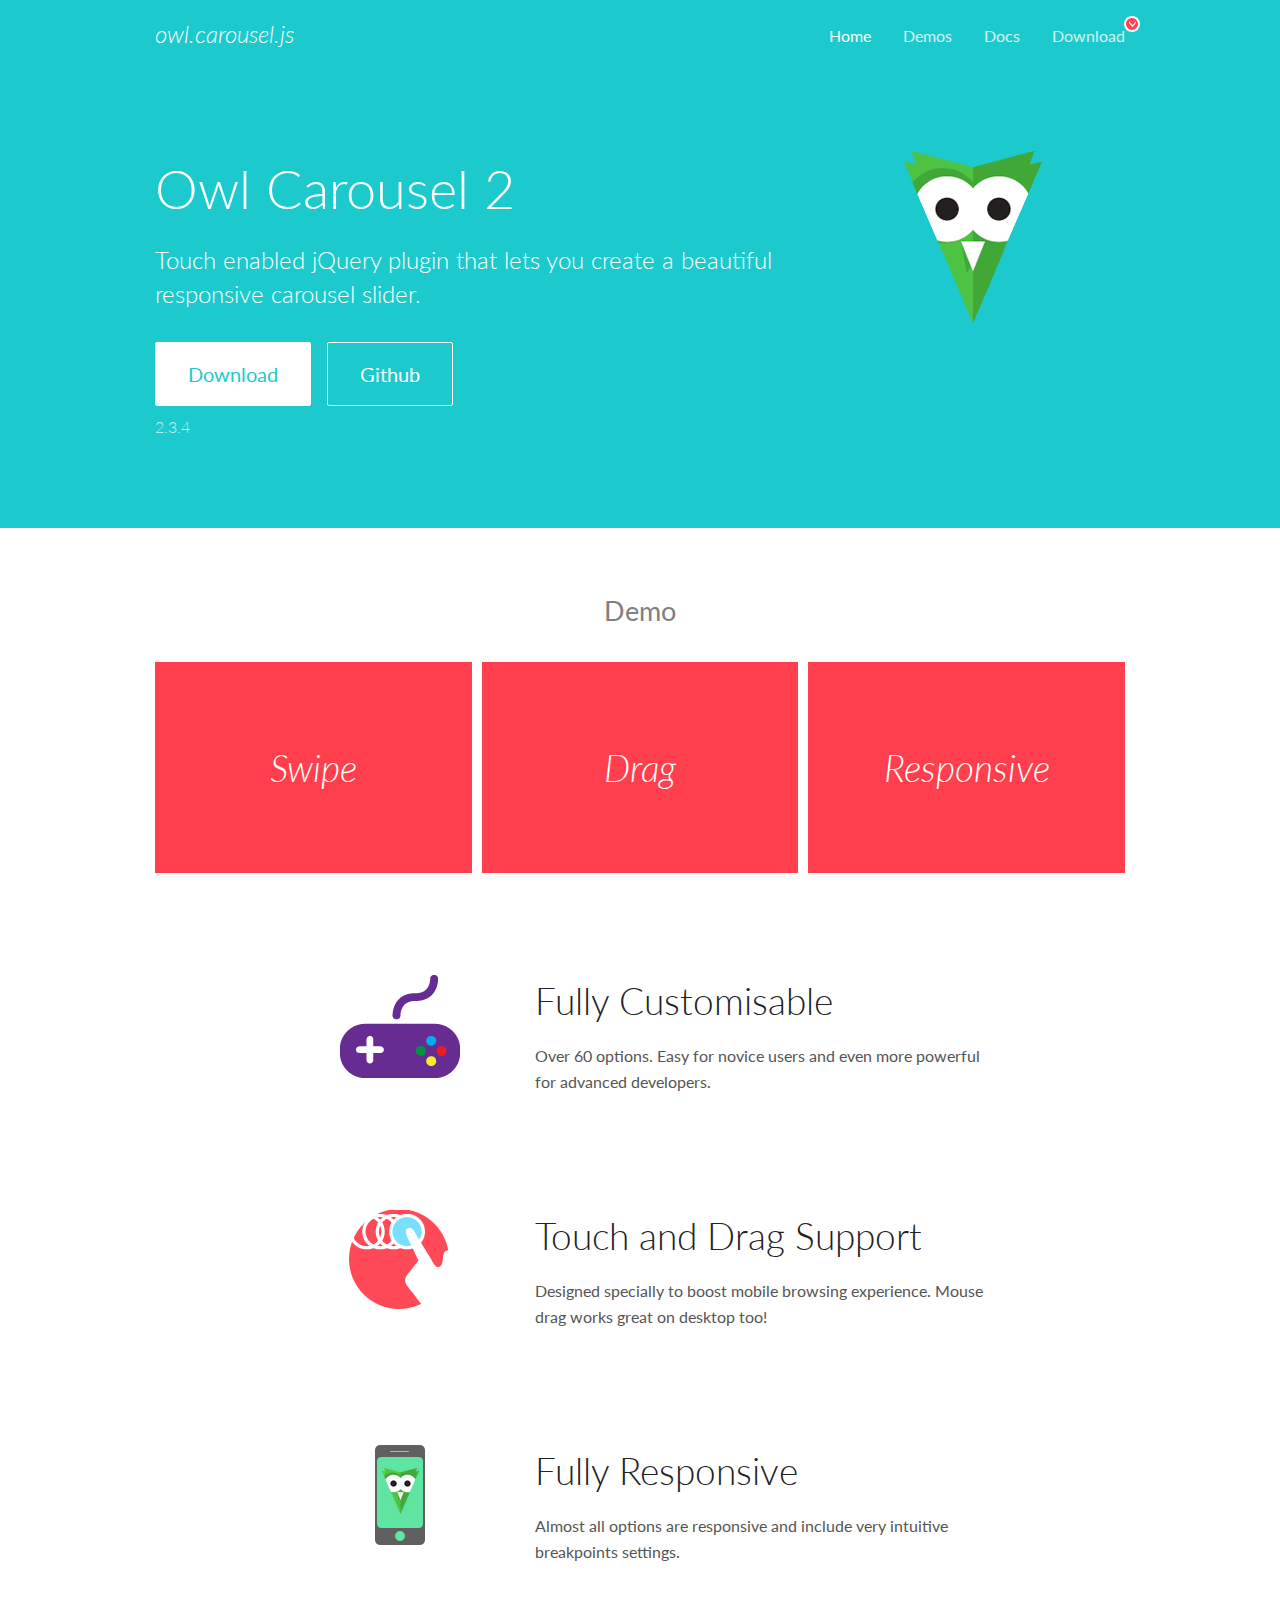
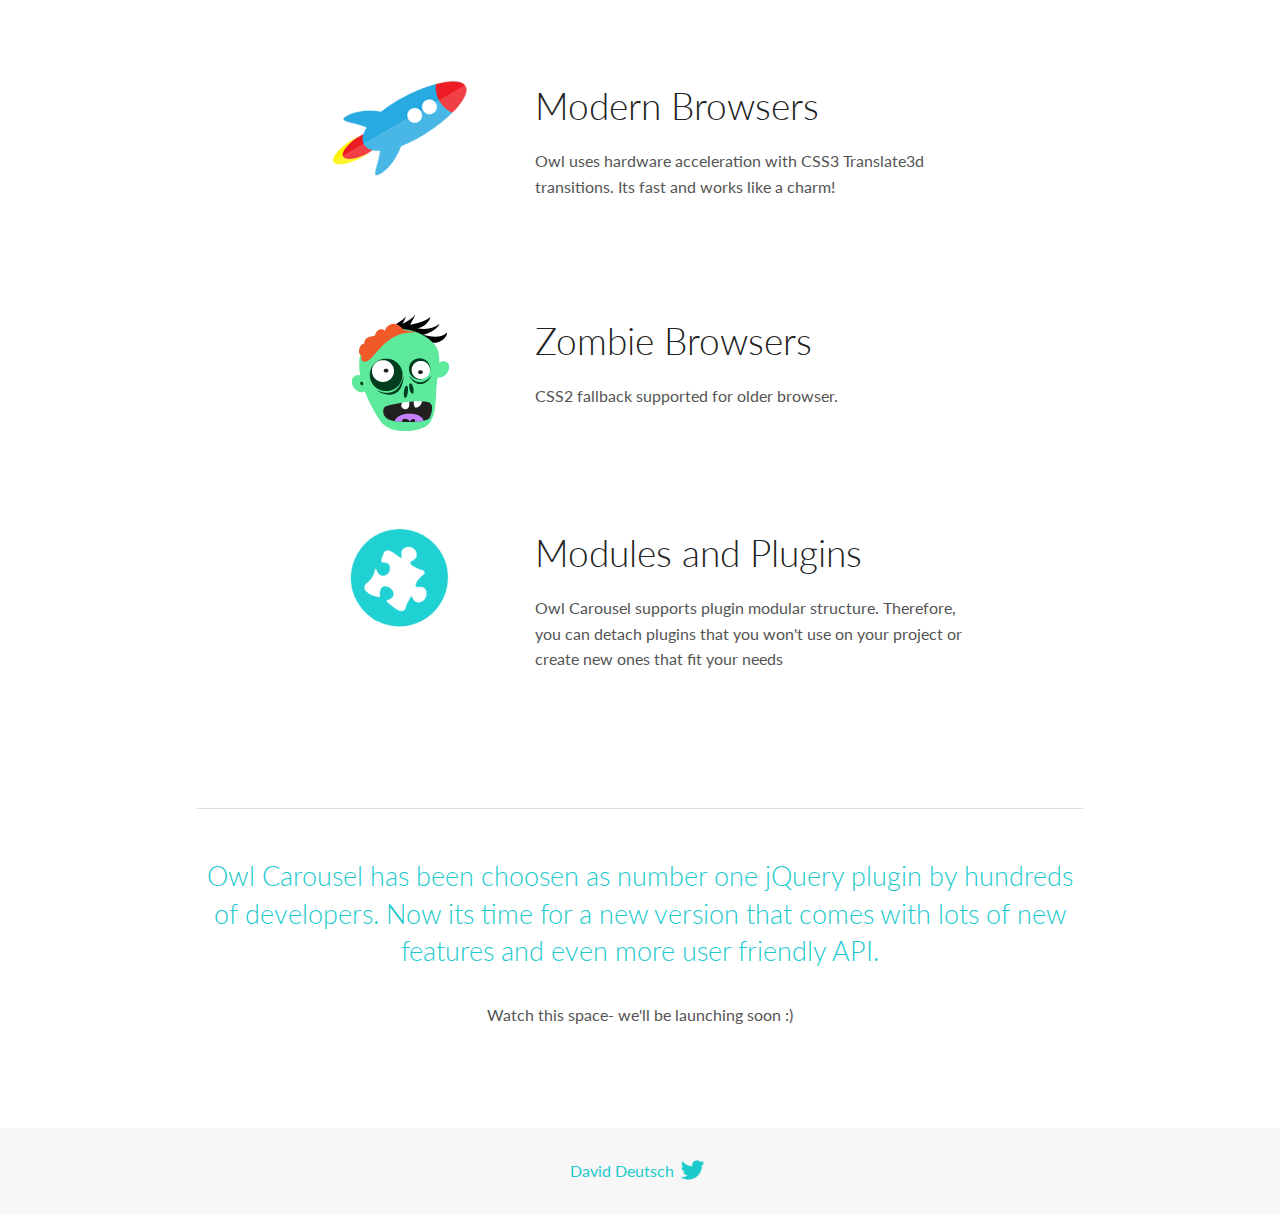
<file: plugins/OwlCarousel2-2.3.4/docs/index.html>
<!DOCTYPE html>
<html lang="en">
  <head>

    <!-- head -->
    <meta charset="utf-8">
    <meta name="msapplication-tap-highlight" content="no" />
    <meta name="viewport" content="width=device-width, initial-scale=1.0" />
    <meta name="description" content="Touch enabled jQuery plugin that lets you create beautiful responsive carousel slider.">
    <meta name="author" content="David Deutsch">
    <title>
      Home | Owl Carousel | 2.3.4
    </title>

    <!-- Stylesheets -->
    <link href='https://fonts.googleapis.com/css?family=Lato:300,400,700,400italic,300italic' rel='stylesheet' type='text/css'>
    <link rel="stylesheet" href="assets/css/docs.theme.min.css">

    <!-- Owl Stylesheets -->
    <link rel="stylesheet" href="assets/owlcarousel/assets/owl.carousel.min.css">
    <link rel="stylesheet" href="assets/owlcarousel/assets/owl.theme.default.min.css">

    <!-- HTML5 shim and Respond.js IE8 support of HTML5 elements and media queries -->

    <!--[if lt IE 9]>
      <script src="https://oss.maxcdn.com/libs/html5shiv/3.7.0/html5shiv.js"></script>
      <script src="https://oss.maxcdn.com/libs/respond.js/1.3.0/respond.min.js"></script>
    <![endif]-->

    <!-- Favicons -->
    <link rel="apple-touch-icon-precomposed" sizes="144x144" href="assets/ico/apple-touch-icon-144-precomposed.png">
    <link rel="shortcut icon" href="assets/ico/favicon.png">
    <link rel="shortcut icon" href="favicon.ico">

    <!-- Yeah i know js should not be in header. Its required for demos.-->

    <!-- javascript -->
    <script src="assets/vendors/jquery.min.js"></script>
    <script src="assets/owlcarousel/owl.carousel.js"></script>
  </head>
  <body>

    <!-- header -->
    <header class="header">
      <div class="row">
        <div class="large-12 columns">
          <div class="brand left">
            <h3>
              <a href="/OwlCarousel2/">owl.carousel.js</a> 
            </h3>
          </div>
          <a id="toggle-nav" class="right">
            <span></span> <span></span> <span></span> 
          </a> 
          <div class="nav-bar">
            <ul class="clearfix">
              <li class="active">
                <a href="/OwlCarousel2/index.html">Home</a> 
              </li>
              <li> <a href="/OwlCarousel2/demos/demos.html">Demos</a>  </li>
              <li> <a href="/OwlCarousel2/docs/started-welcome.html">Docs</a>  </li>
              <li>
                <a href="https://github.com/OwlCarousel2/OwlCarousel2/archive/2.3.4.zip">Download</a> 
                <span class="download"></span> 
              </li>
            </ul>
          </div>
        </div>
      </div>
    </header>

    <!-- home panel -->
    <section id="hero">
      <div class="row">
        <div class="large-8 medium-8 columns">
          <h1>Owl Carousel 2</h1>
          <h4>Touch enabled jQuery plugin that lets you create a beautiful responsive carousel slider.</h4>
          <a href="https://github.com/OwlCarousel2/OwlCarousel2/archive/2.3.4.zip" class="hero-button">Download</a> 
          <a href="https://github.com/OwlCarousel2/OwlCarousel2" class="hero-button outline">Github</a> 
          <p>2.3.4</p>
        </div>
        <div class="large-4 medium-4 columns">
          <img class="owl-logo" src="assets/img/owl-logo.png" alt="mr. Owl">
        </div>
      </div>
    </section>

    <!-- body -->
    <div class="home-demo">
      <div class="row">
        <div class="large-12 columns">
          <h3>Demo</h3>
          <div class="owl-carousel">
            <div class="item">
              <h2>Swipe</h2>
            </div>
            <div class="item">
              <h2>Drag</h2>
            </div>
            <div class="item">
              <h2>Responsive</h2>
            </div>
            <div class="item">
              <h2>CSS3</h2>
            </div>
            <div class="item">
              <h2>Fast</h2>
            </div>
            <div class="item">
              <h2>Easy</h2>
            </div>
            <div class="item">
              <h2>Free</h2>
            </div>
            <div class="item">
              <h2>Upgradable</h2>
            </div>
            <div class="item">
              <h2>Tons of options</h2>
            </div>
            <div class="item">
              <h2>Infinity</h2>
            </div>
            <div class="item">
              <h2>Auto Width</h2>
            </div>
          </div>
        </div>
      </div>
    </div>
    <script>
      var owl = $('.owl-carousel');
      owl.owlCarousel({
        margin: 10,
        loop: true,
        responsive: {
          0: {
            items: 1
          },
          600: {
            items: 2
          },
          1000: {
            items: 3
          }
        }
      })
    </script>

    <!-- features -->
    <div id="features">
      <div class="row">
        <div class="small-12 medium-9 small-centered columns">
          <section class="row feature">
            <div class="medium-4 small-12 columns">
              <img src="assets/img/feature-options.png" alt="">
            </div>
            <div class="medium-8 small-12 columns">
              <h2>Fully Customisable</h2>
              <p>Over 60 options. Easy for novice users and even more powerful for advanced developers.</p>
            </div>
          </section>
          <section class="row feature">
            <div class="medium-4 small-12 columns">
              <img src="assets/img/feature-drag.png" alt="">
            </div>
            <div class="medium-8 small-12 columns">
              <h2>Touch and Drag Support</h2>
              <p>Designed specially to boost mobile browsing experience. Mouse drag works great on desktop too!</p>
            </div>
          </section>
          <section class="row feature">
            <div class="medium-4 small-12 columns">
              <img src="assets/img/feature-responsive.png" alt="">
            </div>
            <div class="medium-8 small-12 columns">
              <h2>Fully Responsive</h2>
              <p>Almost all options are responsive and include very intuitive breakpoints settings.</p>
            </div>
          </section>
          <section class="row feature">
            <div class="medium-4 small-12 columns">
              <img src="assets/img/feature-modern.png" alt="">
            </div>
            <div class="medium-8 small-12 columns">
              <h2>Modern Browsers</h2>
              <p>Owl uses hardware acceleration with CSS3 Translate3d transitions. Its fast and works like a charm! </p>
            </div>
          </section>
          <section class="row feature">
            <div class="medium-4 small-12 columns">
              <img src="assets/img/feature-zombie.png" alt="">
            </div>
            <div class="medium-8 small-12 columns">
              <h2>Zombie Browsers</h2>
              <p>CSS2 fallback supported for older browser.</p>
            </div>
          </section>
          <section class="row feature">
            <div class="medium-4 small-12 columns">
              <img src="assets/img/feature-module.png" alt="">
            </div>
            <div class="medium-8 small-12 columns">
              <h2>Modules and Plugins</h2>
              <p>Owl Carousel supports plugin modular structure. Therefore, you can detach plugins that you won&#x27;t use on your project or create new ones that fit your needs</p>
            </div>
          </section>
        </div>
      </div>
    </div>

    <!-- footer -->
    <section id="teaser-text">
      <div class="row">
        <div class="small-12 medium-11 small-centered columns">
          <hr>
          <h3 id="owl-carousel-has-been-choosen-as-number-one-jquery-plugin-by-hundreds-of-developers-now-its-time-for-a-new-version-that-comes-with-lots-of-new-features-and-even-more-user-friendly-api-">Owl Carousel has been choosen as number one jQuery plugin by hundreds of developers. Now its time for a new version that comes with lots of new features and even more user friendly API.</h3>
          <p>Watch this space- we&#39;ll be launching soon :)</p>
        </div>
      </div>
    </section>

    <!-- footer -->
    <footer class="footer">
      <div class="row">
        <div class="large-12 columns">
          <h5>
            <a href="/OwlCarousel2/docs/support-contact.html">David Deutsch</a> 
            <a id="custom-tweet-button" href="https://twitter.com/share?url=https://github.com/OwlCarousel2/OwlCarousel2&text=Owl Carousel - This is so awesome! " target="_blank"></a> 
          </h5>
        </div>
      </div>
    </footer>

    <!-- vendors -->
    <script src="assets/vendors/highlight.js"></script>
    <script src="assets/js/app.js"></script>
  </body>
</html>
</file>
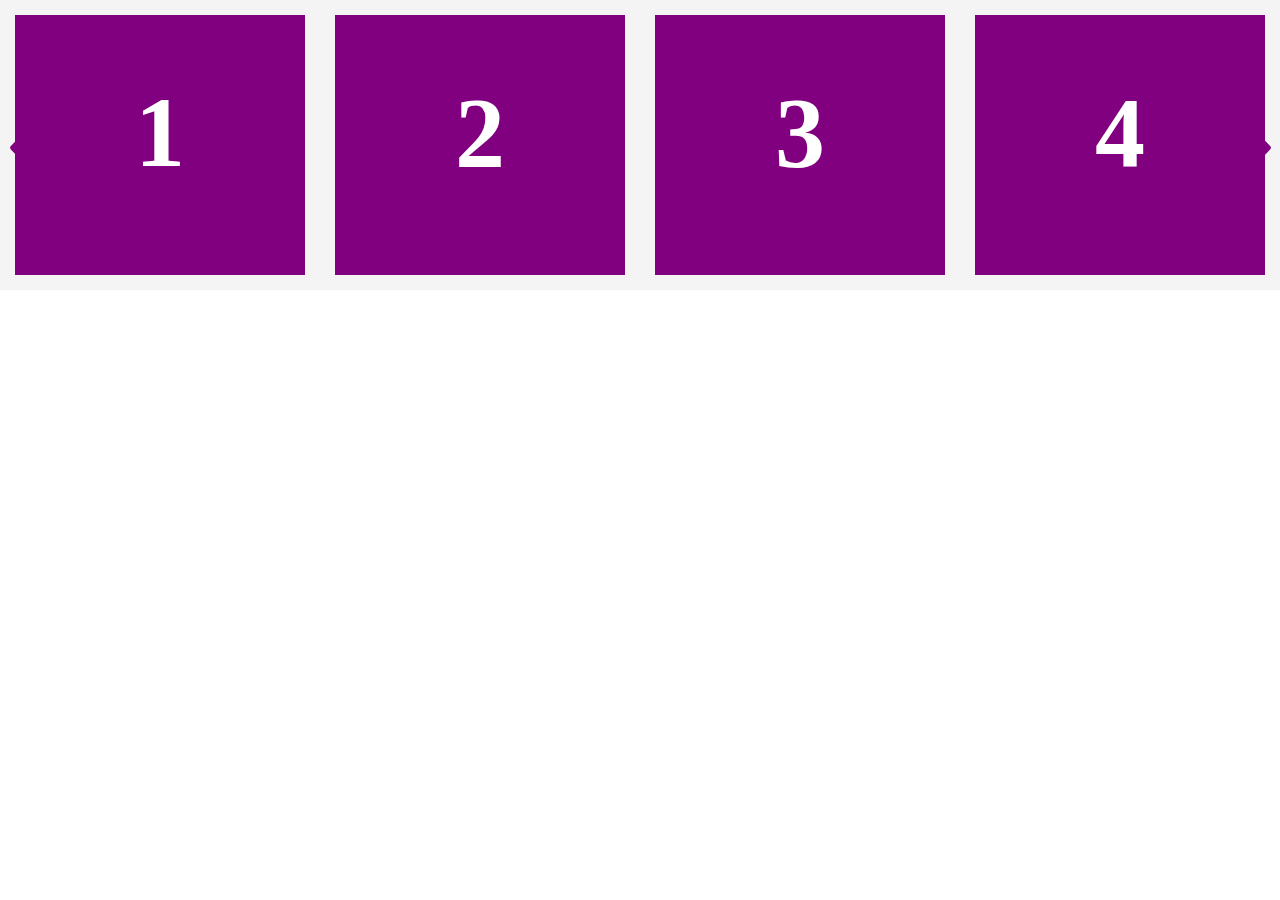
<file: pages/list-category/test-carousel.html>
<!DOCTYPE html>
<html lang="en">

<head>
    <meta charset="UTF-8">
    <meta http-equiv="X-UA-Compatible" content="IE=edge">
    <meta name="viewport" content="width=device-width, initial-scale=1.0">
    <title>Document</title>
    <style>
        * {
            padding: 0;
            margin: 0;
        }
        
        header {
            overflow-x: scroll;
            width: 100%;
        }
        
        main {
            width: 100%;
            overflow: hidden;
            position: relative;
        }
        
        span {
            position: absolute;
            top: 37%;
            font-size: 60px;
            font-weight: bold;
            color: purple;
            cursor: pointer;
            left: .5%;
            z-index: 1;
        }
        
        span:nth-of-type(2) {
            left: 98%;
            text-align: right;
        }
        
        section {
            background-color: #f4f4f4;
            width: 100%;
            float: left;
            transition: margin 0.5s ease;
            overflow-x: scroll;
        }
        
        div {
            float: left;
            height: 200px;
            text-align: center;
            padding-top: 60px;
            font-size: 100px;
            font-weight: bold;
            color: white;
            background-color: purple;
            transition: 0.1s;
        }
    </style>
</head>

<body>
    <main>
        <span>&#139</span>
        <span>&#155</span>
        <header>
            <section>
                <div>1</div>
                <div>2</div>
                <div>3</div>
                <div>4</div>
                <div>5</div>
                <div>6</div>
                <div>7</div>
                <div>8</div>
                <div>9</div>
                <div>10</div>
                <div>11</div>
                <div>12</div>
            </section>
        </header>
    </main>

</body>
<script>
    var span = document.getElementsByTagName('span');
    var div = document.getElementsByTagName('div');
    const section = document.querySelector('section');
    const mainWidth = section.offsetWidth;
    const sectionDiv = section.children;
    const margin = 30;

    var l = 0;
    var items = 0;
    var totalWidth = 0;


    resposive = [{
            breakPoint: {
                width: 0,
                item: 1
            }
        }, {
            breakPoint: {
                width: 600,
                item: 2
            }
        }, {
            breakPoint: {
                width: 900,
                item: 4
            }
        }

    ];
    for (var i = 0; i < resposive.length; i++) {
        if (window.innerWidth > resposive[i].breakPoint.width) {
            items = resposive[i].breakPoint.item;
        }
    }

    for (let i = 0; i < sectionDiv.length; i++) {
        sectionDiv[i].style.width = (mainWidth / items - margin) + "px";
        sectionDiv[i].style.margin = margin / 2 + "px";
        totalWidth += mainWidth / items;
    }

    section.style.width = totalWidth + "px";


    span[1].onclick = () => {
        ++l;
        console.log((Math.ceil(sectionDiv.length / items)), l);
        if (l >= ((Math.ceil(sectionDiv.length / items)) + 1)) {
            l = (Math.ceil(sectionDiv.length / items)) + 1;
        }
        section.style.marginLeft = -(mainWidth * l) + (mainWidth / items) * 2 * l + "px";
        console.log(section.style.marginLeft);


    }
    span[0].onclick = () => {
        --l;
        console.log((Math.ceil(sectionDiv.length / items)), l);
        if (l <= 0) {
            l = 0;
        }
        section.style.marginLeft = -(mainWidth * l) + (mainWidth / items) * 2 * l + "px";
        console.log(section.style.marginLeft);
    }
</script>

</html>
</file>
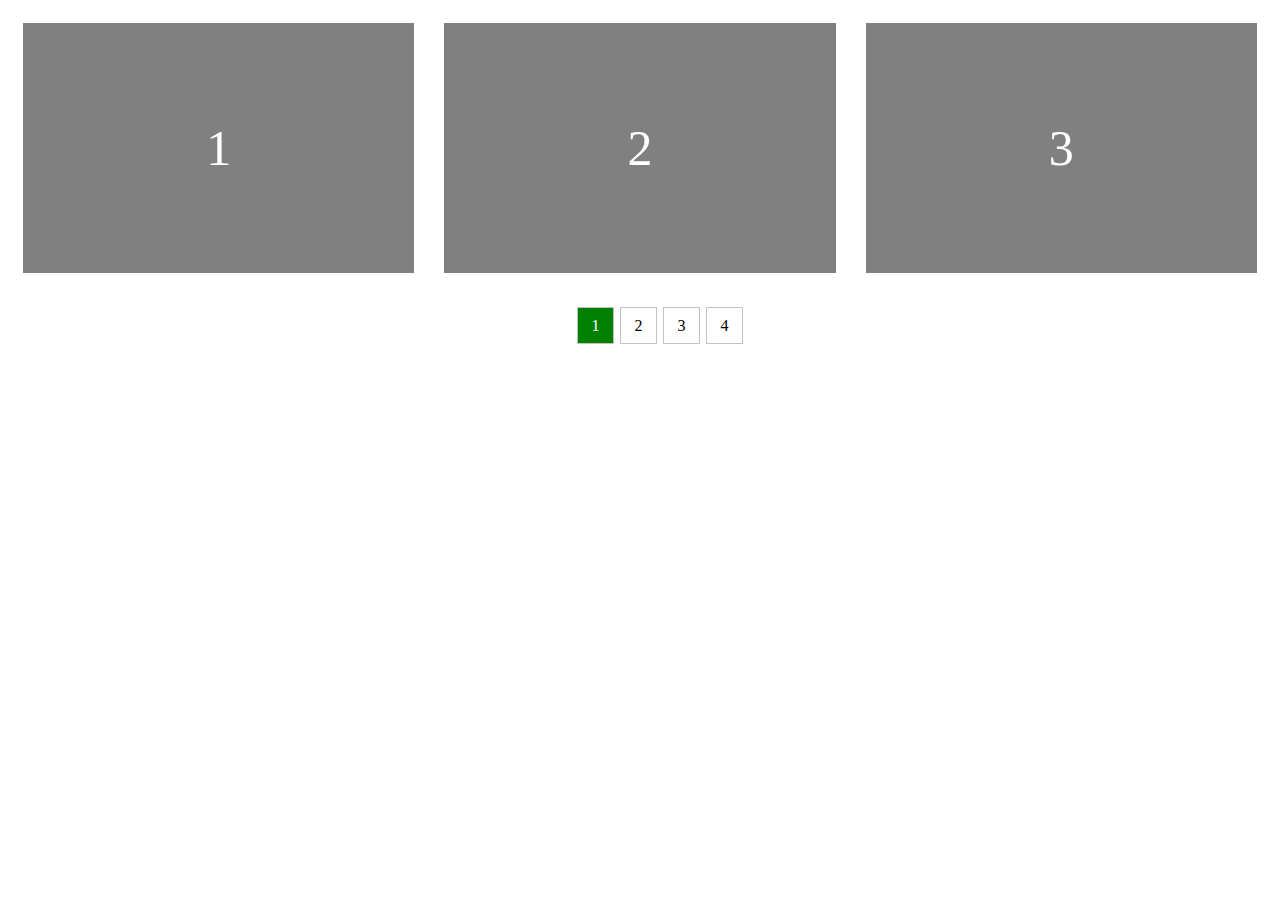
<file: pages/list-category/test.html>
<!DOCTYPE html>
<html lang="en">

<head>
    <meta charset="UTF-8">
    <meta http-equiv="X-UA-Compatible" content="IE=edge">
    <meta name="viewport" content="width=device-width, initial-scale=1.0">
    <title>Document</title>

</head>
<style>
    .thumbnail-slider {
        width: 100%;
        overflow: hidden;
    }
    
    .thumbnail-container {
        width: 100%;
        float: left;
        transition: margin 1s ease;
    }
    
    .thumbnail-container .item {
        height: 250px;
        background-color: gray;
        line-height: 250px;
        text-align: center;
        font-size: 50px;
        color: #fff;
        float: left;
    }
    
    .thumbnail-slider .controls {
        width: 100%;
        float: left;
    }
    
    .thumbnail-slider .controls ul {
        display: block;
        text-align: center;
    }
    
    .thumbnail-slider .controls ul li {
        list-style: none;
        height: 35px;
        width: 35px;
        border: 1px solid #c3c3c3;
        margin: 3px;
        display: inline-block;
        line-height: 35px;
        cursor: pointer;
    }
    
    .thumbnail-slider .controls ul .active {
        background-color: green;
        color: white;
    }
</style>

<body>

    <div class="thumbnail-slider">
        <div class="thumbnail-container">
            <div class="item">
                1
            </div>
            <div class="item">
                2
            </div>
            <div class="item">
                3
            </div>
            <div class="item">
                4
            </div>
            <div class="item">
                5
            </div>
            <div class="item">
                6
            </div>
            <div class="item">
                7
            </div>
            <div class="item">
                8
            </div>
            <div class="item">
                9
            </div>
            <div class="item">
                10
            </div>
            <div class="item">
                11
            </div>
            <div class="item">
                12
            </div>
        </div>
        <div class="controls">

        </div>

    </div>

    <script>
        const controls = document.querySelector(".controls");
        const container = document.querySelector(".thumbnail-container");
        const allBox = container.children;
        const containerWidth = container.offsetWidth;
        const margin = 30;
        var items = 0;
        var totalItems = 0;
        var jumpSlideWidth = 0;
        console.log(containerWidth);
        resposive = [{
                breakPoint: {
                    width: 0,
                    item: 1
                }
            }, {
                breakPoint: {
                    width: 600,
                    item: 2
                }
            }, {
                breakPoint: {
                    width: 900,
                    item: 3
                }
            }

        ];


        function load() {
            for (let i = 0; i < resposive.length; i++) {
                if (window.innerWidth > resposive[i].breakPoint.width) {
                    items = resposive[i].breakPoint.item;
                }
            }
            start();

        }

        function start() {
            var totalItemsWidth = 0;
            for (let i = 0; i < allBox.length; i++) {
                allBox[i].style.width = (containerWidth / items - margin) + "px";
                allBox[i].style.margin = (margin / 2) + "px";
                totalItemsWidth += containerWidth / items;
                totalItems++;

            }
            container.style.width = totalItemsWidth + "px";
            const allSlides = Math.ceil(totalItems / items);
            const ul = document.createElement("ul");
            for (let i = 1; i <= allSlides; i++) {
                const li = document.createElement("li");
                li.id = i;
                li.innerHTML = i;
                li.setAttribute("onclick", "controlSlides(this)");
                ul.appendChild(li);
                if (i == 1) {
                    li.className = "active";
                }

            }
            controls.appendChild(ul);
            //controlSlides();


        }

        function controlSlides(ele) {
            const ul = controls.children;
            const li = ul[0].children;
            var active;
            for (let i = 0; i < li.length; i++) {
                if (li[i].className == "active") {
                    active = i;
                    li[i].className = "";
                }
            }
            ele.className = "active";
            var numb = (ele.id - 1) - active;
            jumpSlideWidth += containerWidth * numb;
            container.style.marginLeft = -jumpSlideWidth + "px";
            console.log(container.style.marginLeft);



        }
        window.onload = load();
    </script>


</body>

</html>
</file>
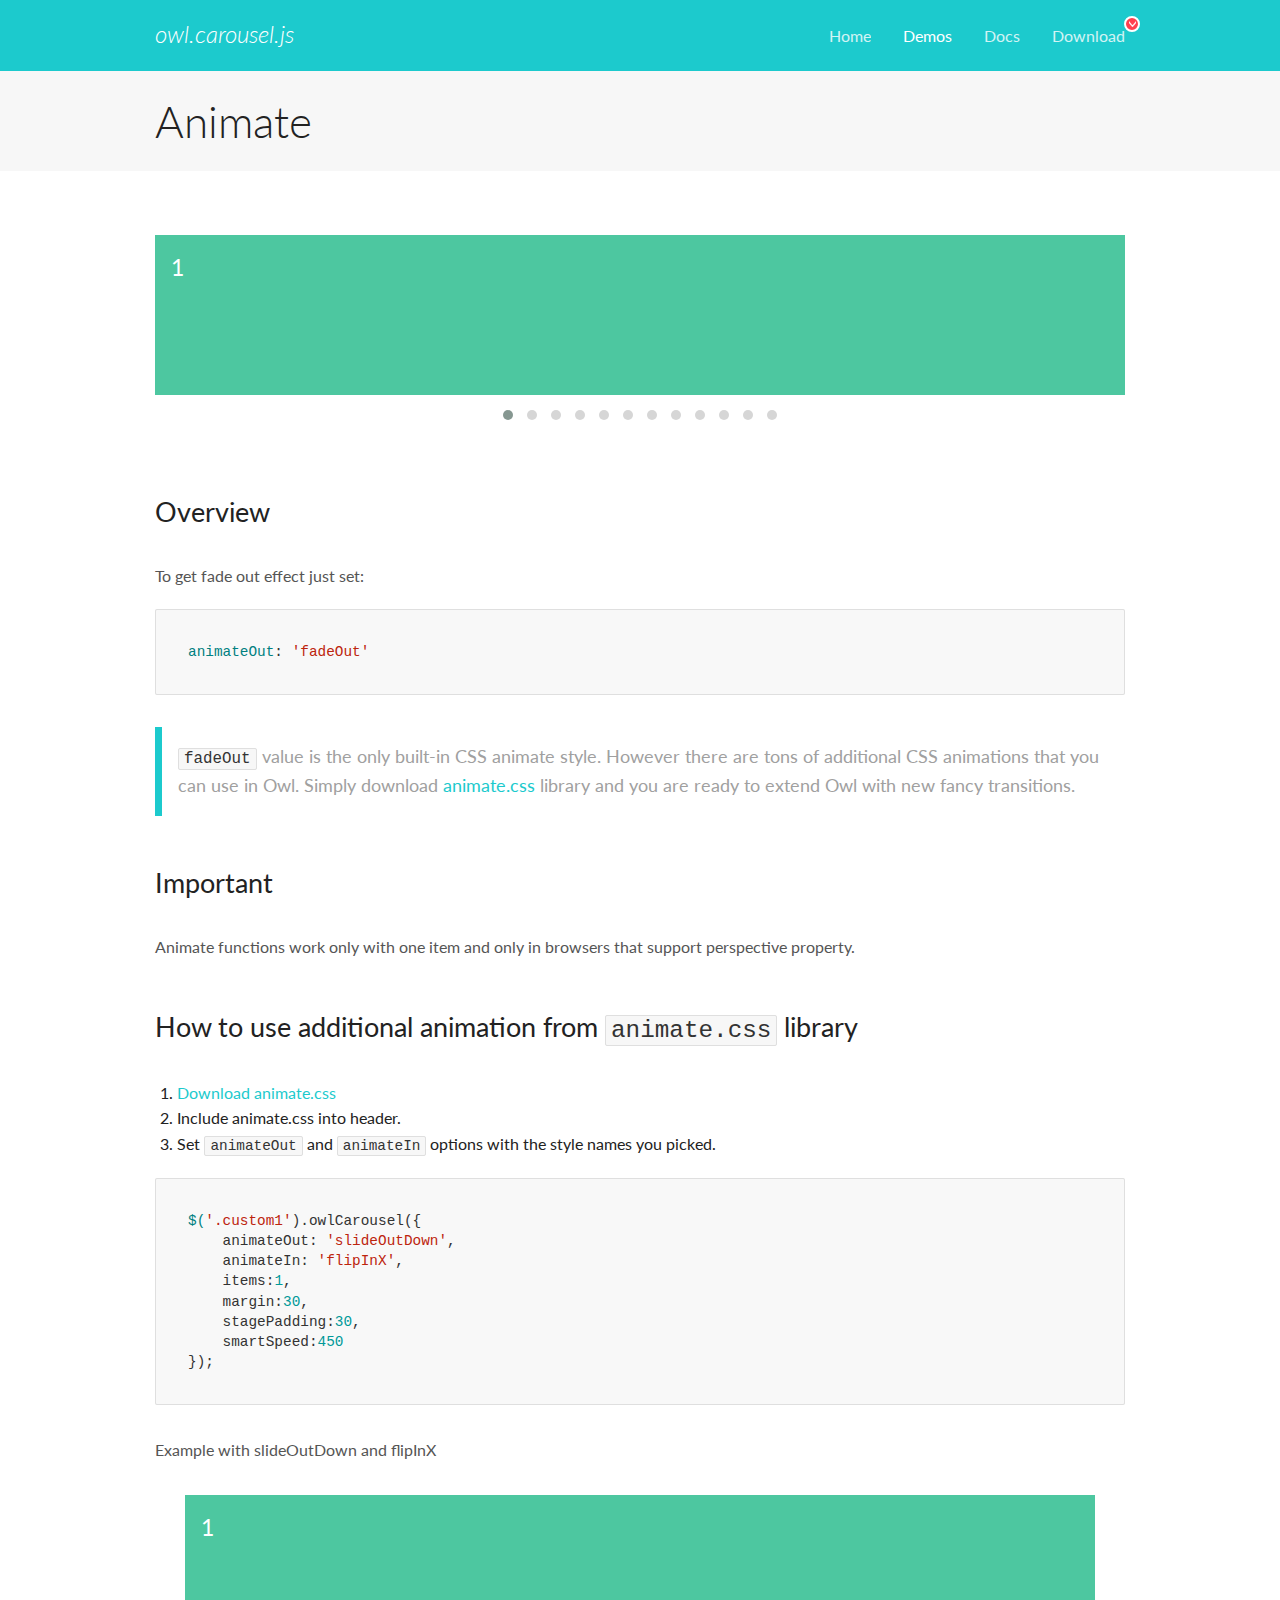
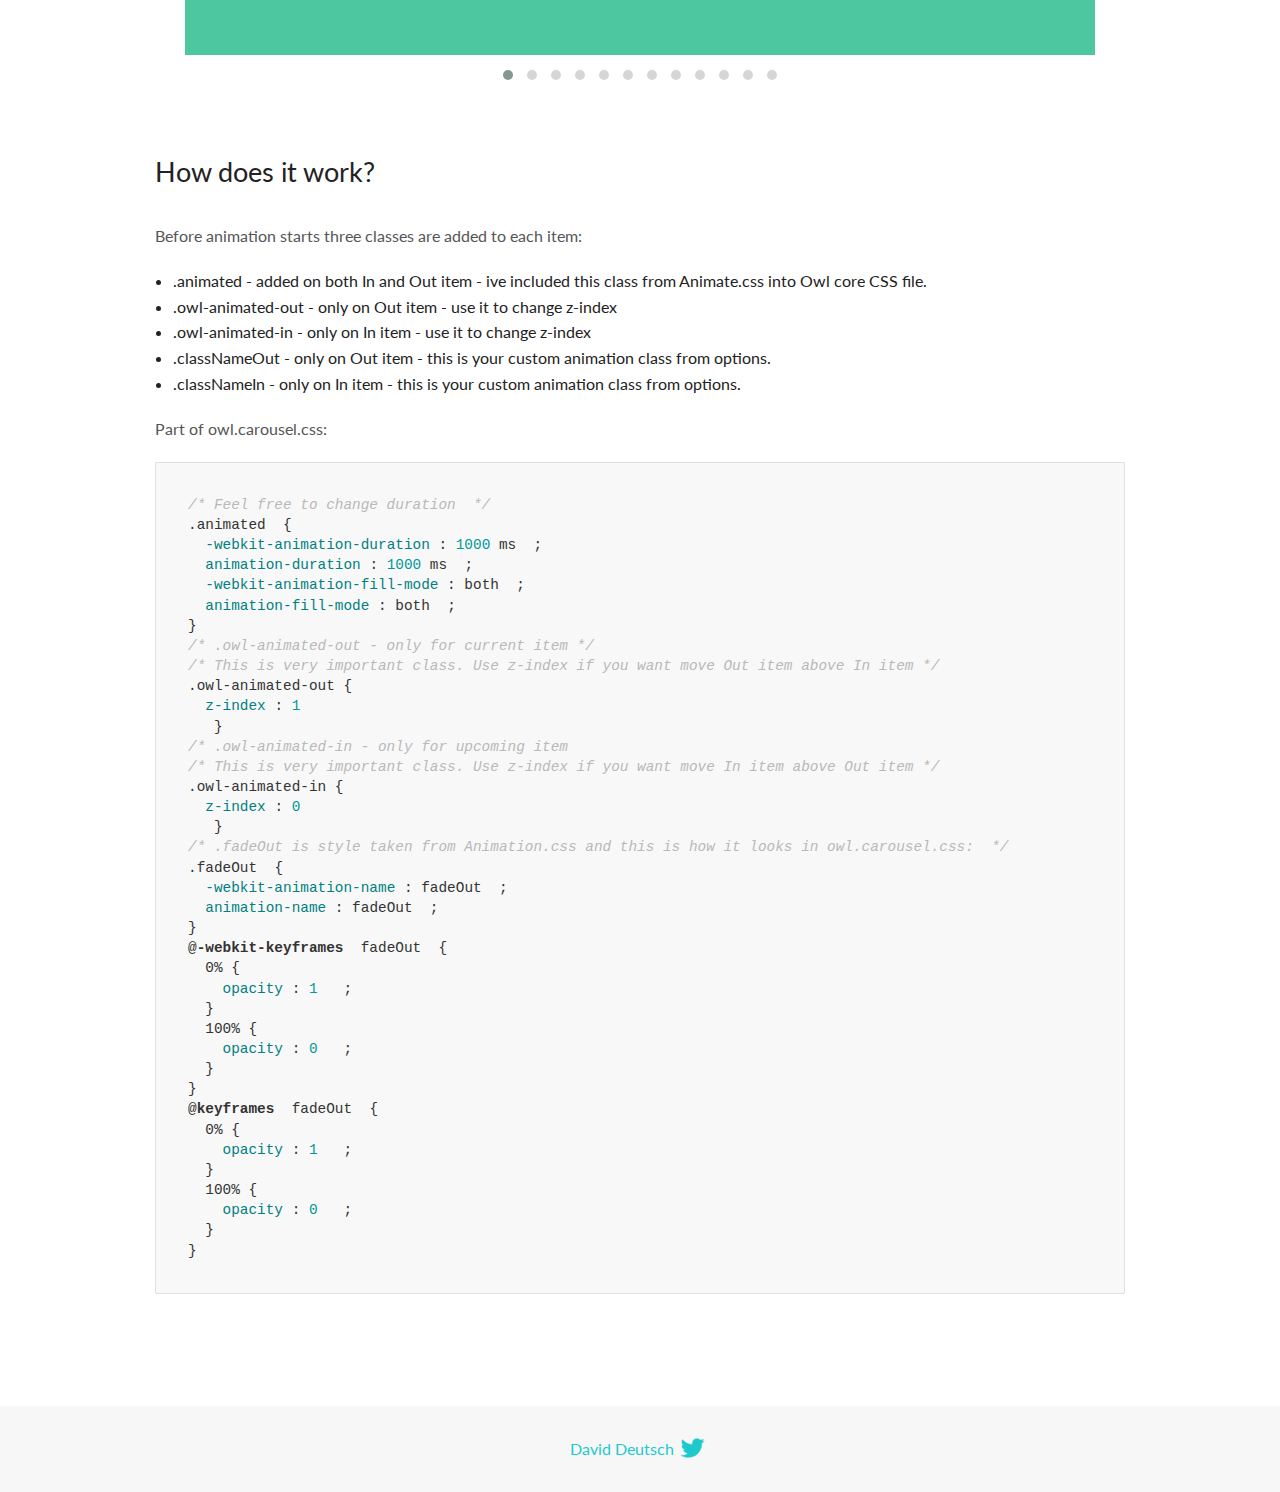
<file: plugins/OwlCarousel2-2.3.4/docs/demos/animate.html>
<!DOCTYPE html>
<html lang="en">
  <head>

    <!-- head -->
    <meta charset="utf-8">
    <meta name="msapplication-tap-highlight" content="no" />
    <meta name="viewport" content="width=device-width, initial-scale=1.0" />
    <meta name="description" content="Animate carousel">
    <meta name="author" content="David Deutsch">
    <title>
      Animate Demo | Owl Carousel | 2.3.4
    </title>

    <!-- Stylesheets -->
    <link href='https://fonts.googleapis.com/css?family=Lato:300,400,700,400italic,300italic' rel='stylesheet' type='text/css'>
    <link rel="stylesheet" href="../assets/css/docs.theme.min.css">

    <!-- Owl Stylesheets -->
    <link rel="stylesheet" href="../assets/owlcarousel/assets/owl.carousel.min.css">
    <link rel="stylesheet" href="../assets/owlcarousel/assets/owl.theme.default.min.css">

    <!-- HTML5 shim and Respond.js IE8 support of HTML5 elements and media queries -->

    <!--[if lt IE 9]>
      <script src="https://oss.maxcdn.com/libs/html5shiv/3.7.0/html5shiv.js"></script>
      <script src="https://oss.maxcdn.com/libs/respond.js/1.3.0/respond.min.js"></script>
    <![endif]-->

    <!-- Favicons -->
    <link rel="apple-touch-icon-precomposed" sizes="144x144" href="../assets/ico/apple-touch-icon-144-precomposed.png">
    <link rel="shortcut icon" href="../assets/ico/favicon.png">
    <link rel="shortcut icon" href="favicon.ico">

    <!-- Yeah i know js should not be in header. Its required for demos.-->

    <!-- javascript -->
    <script src="../assets/vendors/jquery.min.js"></script>
    <script src="../assets/owlcarousel/owl.carousel.js"></script>
  </head>
  <body>

    <!-- header -->
    <header class="header">
      <div class="row">
        <div class="large-12 columns">
          <div class="brand left">
            <h3>
              <a href="/OwlCarousel2/">owl.carousel.js</a> 
            </h3>
          </div>
          <a id="toggle-nav" class="right">
            <span></span> <span></span> <span></span> 
          </a> 
          <div class="nav-bar">
            <ul class="clearfix">
              <li> <a href="/OwlCarousel2/index.html">Home</a>  </li>
              <li class="active">
                <a href="/OwlCarousel2/demos/demos.html">Demos</a> 
              </li>
              <li> <a href="/OwlCarousel2/docs/started-welcome.html">Docs</a>  </li>
              <li>
                <a href="https://github.com/OwlCarousel2/OwlCarousel2/archive/2.3.4.zip">Download</a> 
                <span class="download"></span> 
              </li>
            </ul>
          </div>
        </div>
      </div>
    </header>

    <!-- title -->
    <section class="title">
      <div class="row">
        <div class="large-12 columns">
          <h1>Animate</h1>
        </div>
      </div>
    </section>

    <!--  Demos -->
    <section id="demos">
      <div class="row">
        <div class="large-12 columns">
          <div class="fadeOut owl-carousel owl-theme">
            <div class="item">
              <h4>1</h4>
            </div>
            <div class="item">
              <h4>2</h4>
            </div>
            <div class="item">
              <h4>3</h4>
            </div>
            <div class="item">
              <h4>4</h4>
            </div>
            <div class="item">
              <h4>5</h4>
            </div>
            <div class="item">
              <h4>6</h4>
            </div>
            <div class="item">
              <h4>7</h4>
            </div>
            <div class="item">
              <h4>8</h4>
            </div>
            <div class="item">
              <h4>9</h4>
            </div>
            <div class="item">
              <h4>10</h4>
            </div>
            <div class="item">
              <h4>11</h4>
            </div>
            <div class="item">
              <h4>12</h4>
            </div>
          </div>
          <h3 id="overview">Overview</h3>
          <p>To get fade out effect just set:</p>
          <pre><code>animateOut: &#39;fadeOut&#39;</code></pre>
          <blockquote>
            <p><code>fadeOut</code> value is the only built-in CSS animate style. However there are tons of additional CSS animations that you can use in Owl. Simply download
              <a href="https://daneden.github.io/animate.css/">animate.css</a>  library and you are ready to extend Owl with new fancy transitions.</p>
          </blockquote>
          <h3 id="important">Important</h3>
          <p>Animate functions work only with one item and only in browsers that support perspective property.</p>
          <h3 id="how-to-use-additional-animation-from-animate-css-library">How to use additional animation from <code>animate.css</code> library</h3>
          <ol>
            <li> <a href="https://daneden.github.io/animate.css/">Download animate.css</a>  </li>
            <li>Include animate.css into header.</li>
            <li>Set <code>animateOut</code> and <code>animateIn</code> options with the style names you picked.</li>
          </ol>
          <pre><code>$(&#39;.custom1&#39;).owlCarousel({
    animateOut: &#39;slideOutDown&#39;,
    animateIn: &#39;flipInX&#39;,
    items:1,
    margin:30,
    stagePadding:30,
    smartSpeed:450
});</code></pre>
          <p>Example with slideOutDown and flipInX</p>
          <div class="custom1 owl-carousel owl-theme">
            <div class="item">
              <h4>1</h4>
            </div>
            <div class="item">
              <h4>2</h4>
            </div>
            <div class="item">
              <h4>3</h4>
            </div>
            <div class="item">
              <h4>4</h4>
            </div>
            <div class="item">
              <h4>5</h4>
            </div>
            <div class="item">
              <h4>6</h4>
            </div>
            <div class="item">
              <h4>7</h4>
            </div>
            <div class="item">
              <h4>8</h4>
            </div>
            <div class="item">
              <h4>9</h4>
            </div>
            <div class="item">
              <h4>10</h4>
            </div>
            <div class="item">
              <h4>11</h4>
            </div>
            <div class="item">
              <h4>12</h4>
            </div>
          </div>
          <h3 id="how-does-it-work-">How does it work?</h3>
          <p>Before animation starts three classes are added to each item:</p>
          <ul>
            <li>.animated - added on both In and Out item - ive included this class from Animate.css into Owl core CSS file.</li>
            <li>.owl-animated-out - only on Out item - use it to change z-index</li>
            <li>.owl-animated-in - only on In item - use it to change z-index</li>
            <li>.classNameOut - only on Out item - this is your custom animation class from options.</li>
            <li>.classNameIn - only on In item - this is your custom animation class from options.</li>
          </ul>
          <p>Part of owl.carousel.css:</p>
          <pre><code class="language-css"><span class="comment">/* Feel free to change duration  */</span> 
<span class="class">.animated</span>  <span class="rules">{
  <span class="rule"><span class="attribute">-webkit-animation-duration</span> :<span class="value"> <span class="number">1000</span> ms</span> </span> ;
  <span class="rule"><span class="attribute">animation-duration</span> :<span class="value"> <span class="number">1000</span> ms</span> </span> ;
  <span class="rule"><span class="attribute">-webkit-animation-fill-mode</span> :<span class="value"> both</span> </span> ;
  <span class="rule"><span class="attribute">animation-fill-mode</span> :<span class="value"> both</span> </span> ;
<span class="rule">}</span> </span> 
<span class="comment">/* .owl-animated-out - only for current item */</span> 
<span class="comment">/* This is very important class. Use z-index if you want move Out item above In item */</span> 
<span class="class">.owl-animated-out</span> <span class="rules">{
  <span class="rule"><span class="attribute">z-index</span> :<span class="value"> <span class="number">1</span> 
</span> </span> </span> }
<span class="comment">/* .owl-animated-in - only for upcoming item
/* This is very important class. Use z-index if you want move In item above Out item */</span> 
<span class="class">.owl-animated-in</span> <span class="rules">{
  <span class="rule"><span class="attribute">z-index</span> :<span class="value"> <span class="number">0</span> 
</span> </span> </span> }
<span class="comment">/* .fadeOut is style taken from Animation.css and this is how it looks in owl.carousel.css:  */</span> 
<span class="class">.fadeOut</span>  <span class="rules">{
  <span class="rule"><span class="attribute">-webkit-animation-name</span> :<span class="value"> fadeOut</span> </span> ;
  <span class="rule"><span class="attribute">animation-name</span> :<span class="value"> fadeOut</span> </span> ;
<span class="rule">}</span> </span> 
<span class="at_rule">@<span class="keyword">-webkit-keyframes</span>  fadeOut </span> {
  0% <span class="rules">{
    <span class="rule"><span class="attribute">opacity</span> :<span class="value"> <span class="number">1</span> </span> </span> ;
  <span class="rule">}</span> </span> 
  100% <span class="rules">{
    <span class="rule"><span class="attribute">opacity</span> :<span class="value"> <span class="number">0</span> </span> </span> ;
  <span class="rule">}</span> </span> 
}
<span class="at_rule">@<span class="keyword">keyframes</span>  fadeOut </span> {
  0% <span class="rules">{
    <span class="rule"><span class="attribute">opacity</span> :<span class="value"> <span class="number">1</span> </span> </span> ;
  <span class="rule">}</span> </span> 
  100% <span class="rules">{
    <span class="rule"><span class="attribute">opacity</span> :<span class="value"> <span class="number">0</span> </span> </span> ;
  <span class="rule">}</span> </span> 
}</code></pre>
          <link rel="stylesheet" href="../assets/css/animate.css">
          <script>
            jQuery(document).ready(function($) {
              $('.fadeOut').owlCarousel({
                items: 1,
                animateOut: 'fadeOut',
                loop: true,
                margin: 10,
              });
              $('.custom1').owlCarousel({
                animateOut: 'slideOutDown',
                animateIn: 'flipInX',
                items: 1,
                margin: 30,
                stagePadding: 30,
                smartSpeed: 450
              });
            });
          </script>
        </div>
      </div>
    </section>

    <!-- footer -->
    <footer class="footer">
      <div class="row">
        <div class="large-12 columns">
          <h5>
            <a href="/OwlCarousel2/docs/support-contact.html">David Deutsch</a> 
            <a id="custom-tweet-button" href="https://twitter.com/share?url=https://github.com/OwlCarousel2/OwlCarousel2&text=Owl Carousel - This is so awesome! " target="_blank"></a> 
          </h5>
        </div>
      </div>
    </footer>

    <!-- vendors -->
    <script src="../assets/vendors/highlight.js"></script>
    <script src="../assets/js/app.js"></script>
  </body>
</html>
</file>
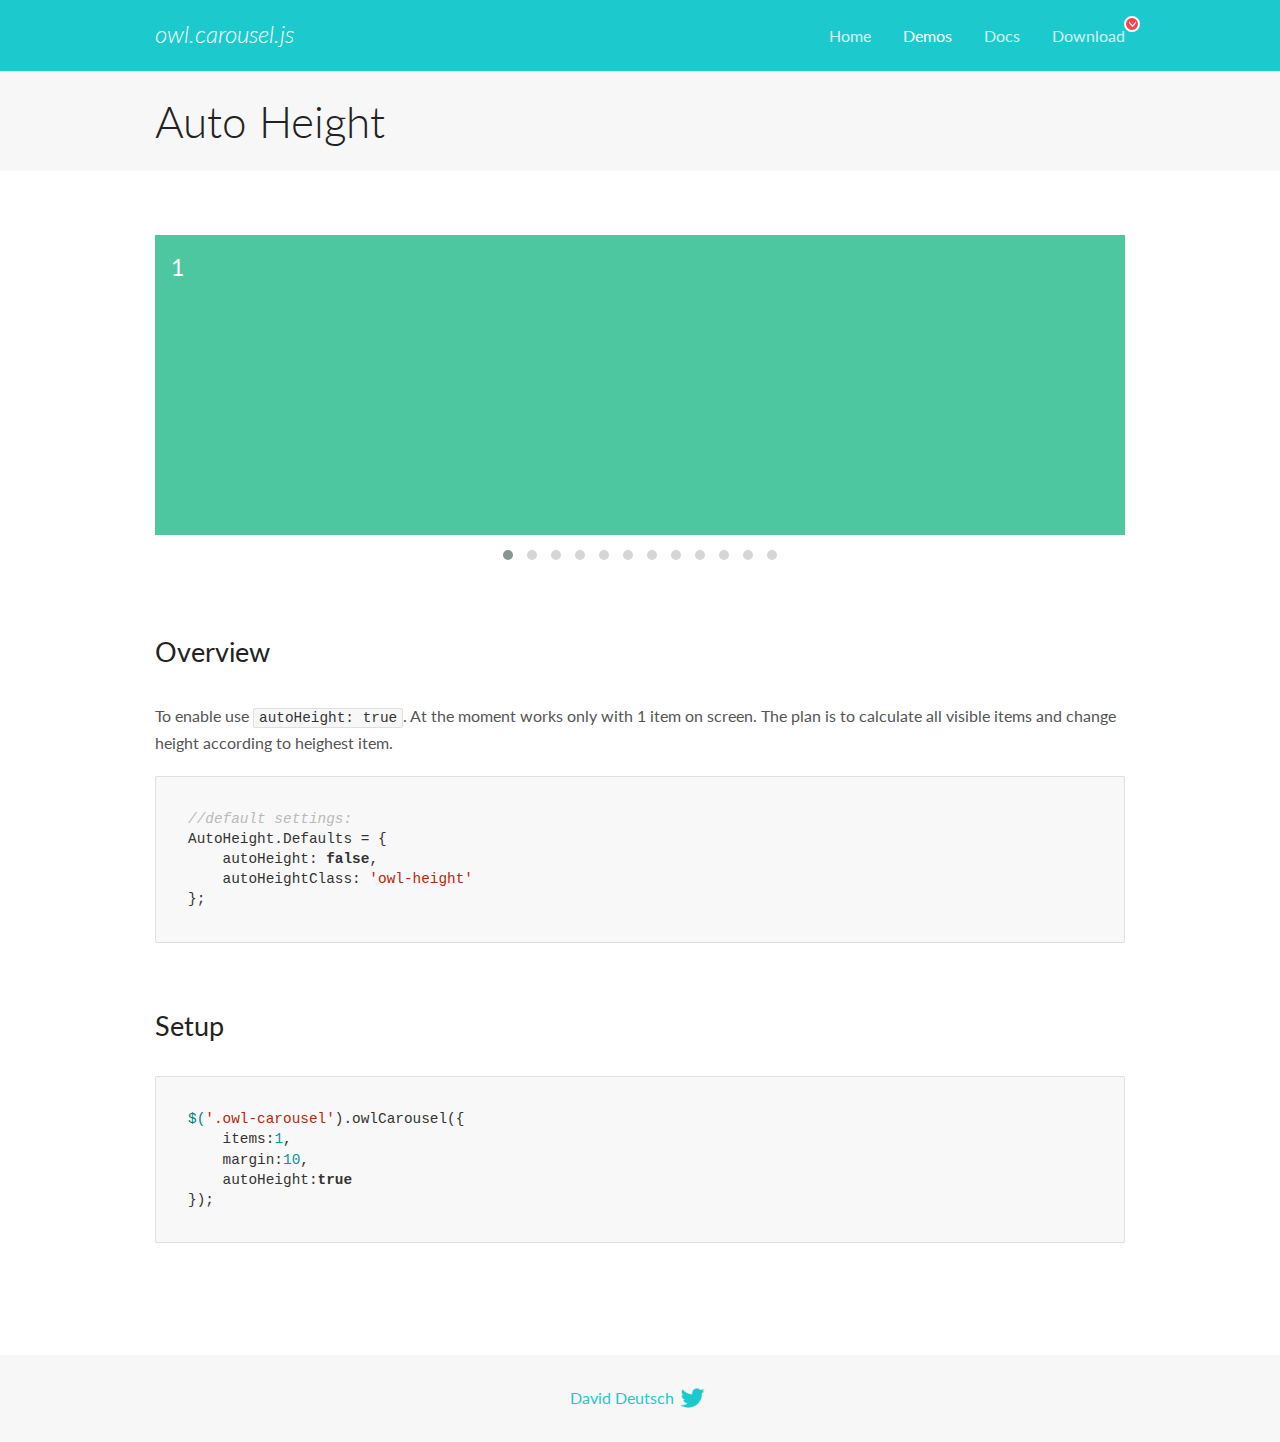
<file: plugins/OwlCarousel2-2.3.4/docs/demos/autoheight.html>
<!DOCTYPE html>
<html lang="en">
  <head>

    <!-- head -->
    <meta charset="utf-8">
    <meta name="msapplication-tap-highlight" content="no" />
    <meta name="viewport" content="width=device-width, initial-scale=1.0" />
    <meta name="description" content="autoHeight usage demo">
    <meta name="author" content="David Deutsch">
    <title>
      Auto Height Demo | Owl Carousel | 2.3.4
    </title>

    <!-- Stylesheets -->
    <link href='https://fonts.googleapis.com/css?family=Lato:300,400,700,400italic,300italic' rel='stylesheet' type='text/css'>
    <link rel="stylesheet" href="../assets/css/docs.theme.min.css">

    <!-- Owl Stylesheets -->
    <link rel="stylesheet" href="../assets/owlcarousel/assets/owl.carousel.min.css">
    <link rel="stylesheet" href="../assets/owlcarousel/assets/owl.theme.default.min.css">

    <!-- HTML5 shim and Respond.js IE8 support of HTML5 elements and media queries -->

    <!--[if lt IE 9]>
      <script src="https://oss.maxcdn.com/libs/html5shiv/3.7.0/html5shiv.js"></script>
      <script src="https://oss.maxcdn.com/libs/respond.js/1.3.0/respond.min.js"></script>
    <![endif]-->

    <!-- Favicons -->
    <link rel="apple-touch-icon-precomposed" sizes="144x144" href="../assets/ico/apple-touch-icon-144-precomposed.png">
    <link rel="shortcut icon" href="../assets/ico/favicon.png">
    <link rel="shortcut icon" href="favicon.ico">

    <!-- Yeah i know js should not be in header. Its required for demos.-->

    <!-- javascript -->
    <script src="../assets/vendors/jquery.min.js"></script>
    <script src="../assets/owlcarousel/owl.carousel.js"></script>
  </head>
  <body>

    <!-- header -->
    <header class="header">
      <div class="row">
        <div class="large-12 columns">
          <div class="brand left">
            <h3>
              <a href="/OwlCarousel2/">owl.carousel.js</a> 
            </h3>
          </div>
          <a id="toggle-nav" class="right">
            <span></span> <span></span> <span></span> 
          </a> 
          <div class="nav-bar">
            <ul class="clearfix">
              <li> <a href="/OwlCarousel2/index.html">Home</a>  </li>
              <li class="active">
                <a href="/OwlCarousel2/demos/demos.html">Demos</a> 
              </li>
              <li> <a href="/OwlCarousel2/docs/started-welcome.html">Docs</a>  </li>
              <li>
                <a href="https://github.com/OwlCarousel2/OwlCarousel2/archive/2.3.4.zip">Download</a> 
                <span class="download"></span> 
              </li>
            </ul>
          </div>
        </div>
      </div>
    </header>

    <!-- title -->
    <section class="title">
      <div class="row">
        <div class="large-12 columns">
          <h1>Auto Height</h1>
        </div>
      </div>
    </section>

    <!--  Demos -->
    <section id="demos">
      <div class="row">
        <div class="large-12 columns">
          <div class="owl-carousel owl-theme">
            <div class="item" style="height:300px">
              <h4>1</h4>
            </div>
            <div class="item" style="height:100px">
              <h4>2</h4>
            </div>
            <div class="item" style="height:500px">
              <h4>3</h4>
            </div>
            <div class="item" style="height:250px">
              <h4>4</h4>
            </div>
            <div class="item" style="height:400px">
              <h4>5</h4>
            </div>
            <div class="item" style="height:500px">
              <h4>6</h4>
            </div>
            <div class="item" style="height:600px">
              <h4>7</h4>
            </div>
            <div class="item" style="height:400px">
              <h4>8</h4>
            </div>
            <div class="item" style="height:300px">
              <h4>9</h4>
            </div>
            <div class="item" style="height:350px">
              <h4>10</h4>
            </div>
            <div class="item" style="height:200px">
              <h4>11</h4>
            </div>
            <div class="item" style="height:150px">
              <h4>12</h4>
            </div>
          </div>
          <h3 id="overview">Overview</h3>
          <p>To enable use <code>autoHeight: true</code>. At the moment works only with 1 item on screen. The plan is to calculate all visible items and change height according to heighest item.</p>
          <pre><code>//default settings:
AutoHeight.Defaults = {
    autoHeight: false,
    autoHeightClass: &#39;owl-height&#39;
};</code></pre>
          <h3 id="setup">Setup</h3>
          <pre><code>$(&#39;.owl-carousel&#39;).owlCarousel({
    items:1,
    margin:10,
    autoHeight:true
});</code></pre>
          <script>
            $(document).ready(function() {
              $('.owl-carousel').owlCarousel({
                items: 1,
                margin: 10,
                autoHeight: true
              });
            })
          </script>
        </div>
      </div>
    </section>

    <!-- footer -->
    <footer class="footer">
      <div class="row">
        <div class="large-12 columns">
          <h5>
            <a href="/OwlCarousel2/docs/support-contact.html">David Deutsch</a> 
            <a id="custom-tweet-button" href="https://twitter.com/share?url=https://github.com/OwlCarousel2/OwlCarousel2&text=Owl Carousel - This is so awesome! " target="_blank"></a> 
          </h5>
        </div>
      </div>
    </footer>

    <!-- vendors -->
    <script src="../assets/vendors/highlight.js"></script>
    <script src="../assets/js/app.js"></script>
  </body>
</html>
</file>
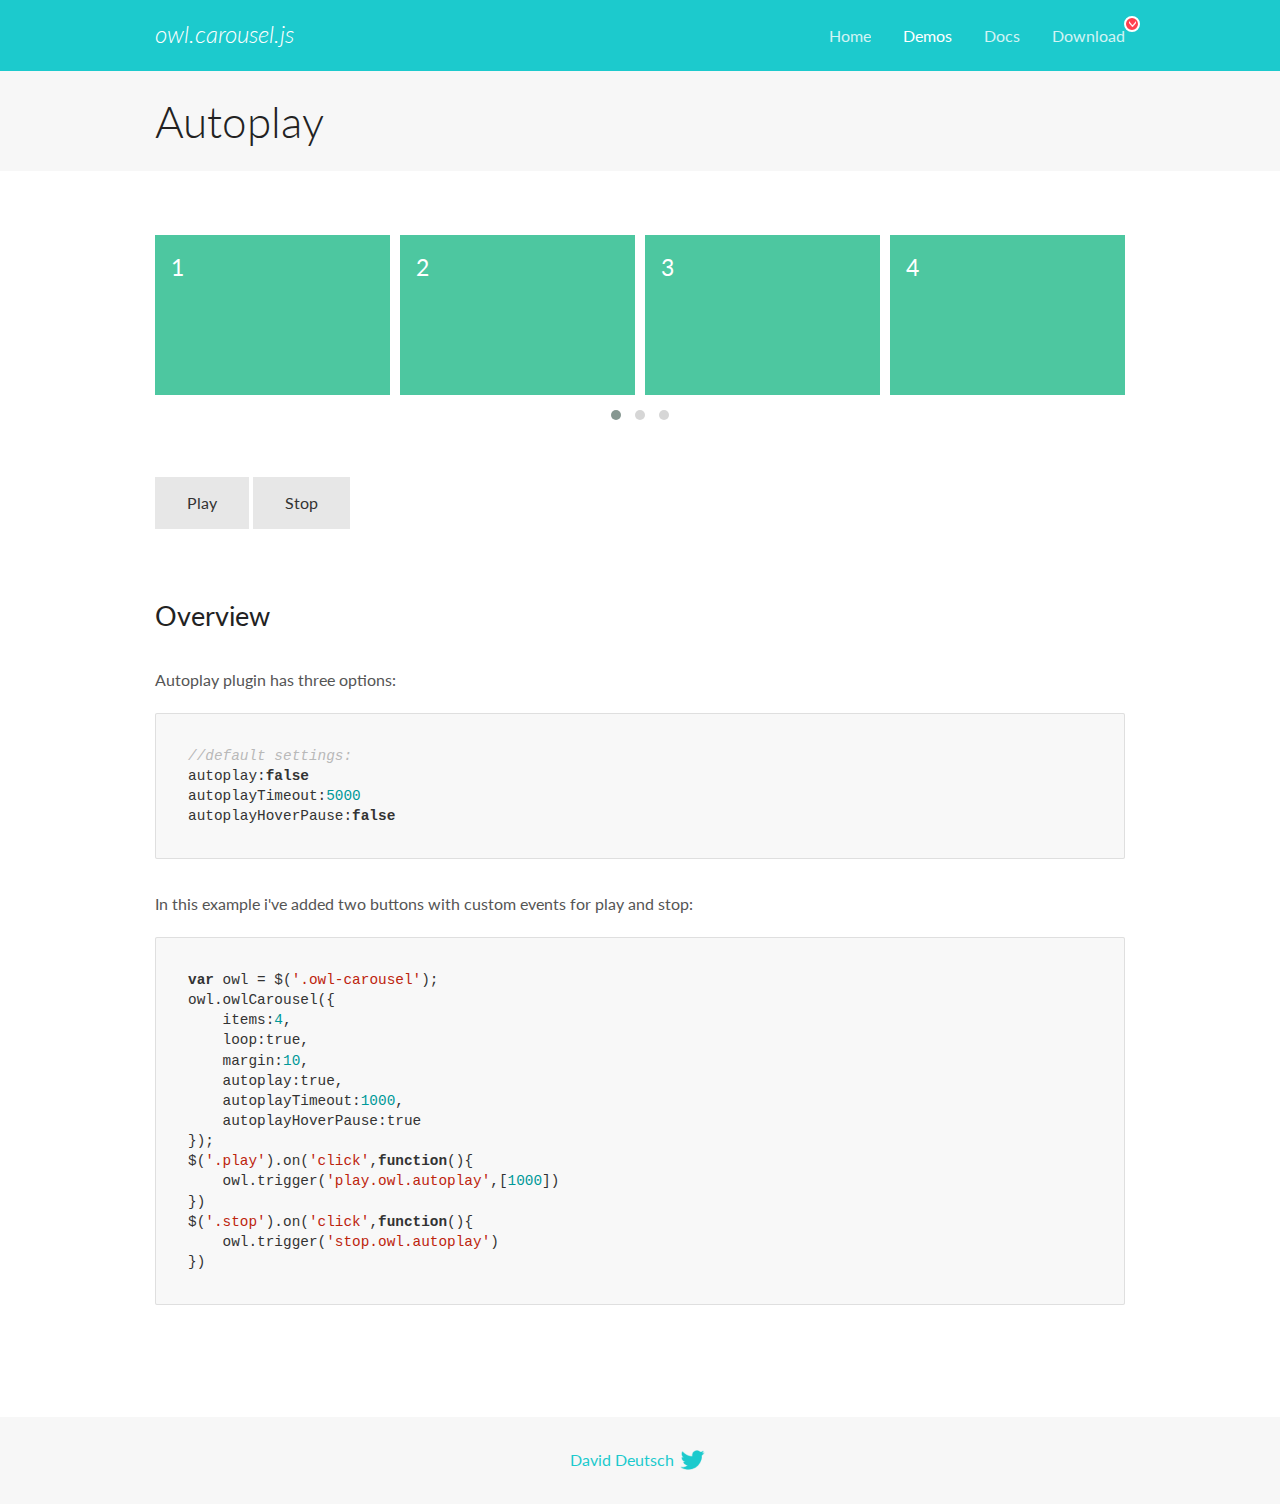
<file: plugins/OwlCarousel2-2.3.4/docs/demos/autoplay.html>
<!DOCTYPE html>
<html lang="en">
  <head>

    <!-- head -->
    <meta charset="utf-8">
    <meta name="msapplication-tap-highlight" content="no" />
    <meta name="viewport" content="width=device-width, initial-scale=1.0" />
    <meta name="description" content="Autoplay usage demo">
    <meta name="author" content="David Deutsch">
    <title>
      Autoplay Demo | Owl Carousel | 2.3.4
    </title>

    <!-- Stylesheets -->
    <link href='https://fonts.googleapis.com/css?family=Lato:300,400,700,400italic,300italic' rel='stylesheet' type='text/css'>
    <link rel="stylesheet" href="../assets/css/docs.theme.min.css">

    <!-- Owl Stylesheets -->
    <link rel="stylesheet" href="../assets/owlcarousel/assets/owl.carousel.min.css">
    <link rel="stylesheet" href="../assets/owlcarousel/assets/owl.theme.default.min.css">

    <!-- HTML5 shim and Respond.js IE8 support of HTML5 elements and media queries -->

    <!--[if lt IE 9]>
      <script src="https://oss.maxcdn.com/libs/html5shiv/3.7.0/html5shiv.js"></script>
      <script src="https://oss.maxcdn.com/libs/respond.js/1.3.0/respond.min.js"></script>
    <![endif]-->

    <!-- Favicons -->
    <link rel="apple-touch-icon-precomposed" sizes="144x144" href="../assets/ico/apple-touch-icon-144-precomposed.png">
    <link rel="shortcut icon" href="../assets/ico/favicon.png">
    <link rel="shortcut icon" href="favicon.ico">

    <!-- Yeah i know js should not be in header. Its required for demos.-->

    <!-- javascript -->
    <script src="../assets/vendors/jquery.min.js"></script>
    <script src="../assets/owlcarousel/owl.carousel.js"></script>
  </head>
  <body>

    <!-- header -->
    <header class="header">
      <div class="row">
        <div class="large-12 columns">
          <div class="brand left">
            <h3>
              <a href="/OwlCarousel2/">owl.carousel.js</a> 
            </h3>
          </div>
          <a id="toggle-nav" class="right">
            <span></span> <span></span> <span></span> 
          </a> 
          <div class="nav-bar">
            <ul class="clearfix">
              <li> <a href="/OwlCarousel2/index.html">Home</a>  </li>
              <li class="active">
                <a href="/OwlCarousel2/demos/demos.html">Demos</a> 
              </li>
              <li> <a href="/OwlCarousel2/docs/started-welcome.html">Docs</a>  </li>
              <li>
                <a href="https://github.com/OwlCarousel2/OwlCarousel2/archive/2.3.4.zip">Download</a> 
                <span class="download"></span> 
              </li>
            </ul>
          </div>
        </div>
      </div>
    </header>

    <!-- title -->
    <section class="title">
      <div class="row">
        <div class="large-12 columns">
          <h1>Autoplay</h1>
        </div>
      </div>
    </section>

    <!--  Demos -->
    <section id="demos">
      <div class="row">
        <div class="large-12 columns">
          <div class="owl-carousel owl-theme">
            <div class="item">
              <h4>1</h4>
            </div>
            <div class="item">
              <h4>2</h4>
            </div>
            <div class="item">
              <h4>3</h4>
            </div>
            <div class="item">
              <h4>4</h4>
            </div>
            <div class="item">
              <h4>5</h4>
            </div>
            <div class="item">
              <h4>6</h4>
            </div>
            <div class="item">
              <h4>7</h4>
            </div>
            <div class="item">
              <h4>8</h4>
            </div>
            <div class="item">
              <h4>9</h4>
            </div>
            <div class="item">
              <h4>10</h4>
            </div>
            <div class="item">
              <h4>11</h4>
            </div>
            <div class="item">
              <h4>12</h4>
            </div>
          </div>
          <a class="button secondary play">Play</a> 
          <a class="button secondary stop">Stop</a> 
          <h3 id="overview">Overview</h3>
          <p>Autoplay plugin has three options:</p>
          <pre><code>//default settings:
autoplay:false
autoplayTimeout:5000
autoplayHoverPause:false</code></pre>
          <p>In this example i&#39;ve added two buttons with custom events for play and stop:</p>
          <pre><code>var owl = $(&#39;.owl-carousel&#39;);
owl.owlCarousel({
    items:4,
    loop:true,
    margin:10,
    autoplay:true,
    autoplayTimeout:1000,
    autoplayHoverPause:true
});
$(&#39;.play&#39;).on(&#39;click&#39;,function(){
    owl.trigger(&#39;play.owl.autoplay&#39;,[1000])
})
$(&#39;.stop&#39;).on(&#39;click&#39;,function(){
    owl.trigger(&#39;stop.owl.autoplay&#39;)
})</code></pre>
          <script>
            $(document).ready(function() {
              var owl = $('.owl-carousel');
              owl.owlCarousel({
                items: 4,
                loop: true,
                margin: 10,
                autoplay: true,
                autoplayTimeout: 1000,
                autoplayHoverPause: true
              });
              $('.play').on('click', function() {
                owl.trigger('play.owl.autoplay', [1000])
              })
              $('.stop').on('click', function() {
                owl.trigger('stop.owl.autoplay')
              })
            })
          </script>
        </div>
      </div>
    </section>

    <!-- footer -->
    <footer class="footer">
      <div class="row">
        <div class="large-12 columns">
          <h5>
            <a href="/OwlCarousel2/docs/support-contact.html">David Deutsch</a> 
            <a id="custom-tweet-button" href="https://twitter.com/share?url=https://github.com/OwlCarousel2/OwlCarousel2&text=Owl Carousel - This is so awesome! " target="_blank"></a> 
          </h5>
        </div>
      </div>
    </footer>

    <!-- vendors -->
    <script src="../assets/vendors/highlight.js"></script>
    <script src="../assets/js/app.js"></script>
  </body>
</html>
</file>
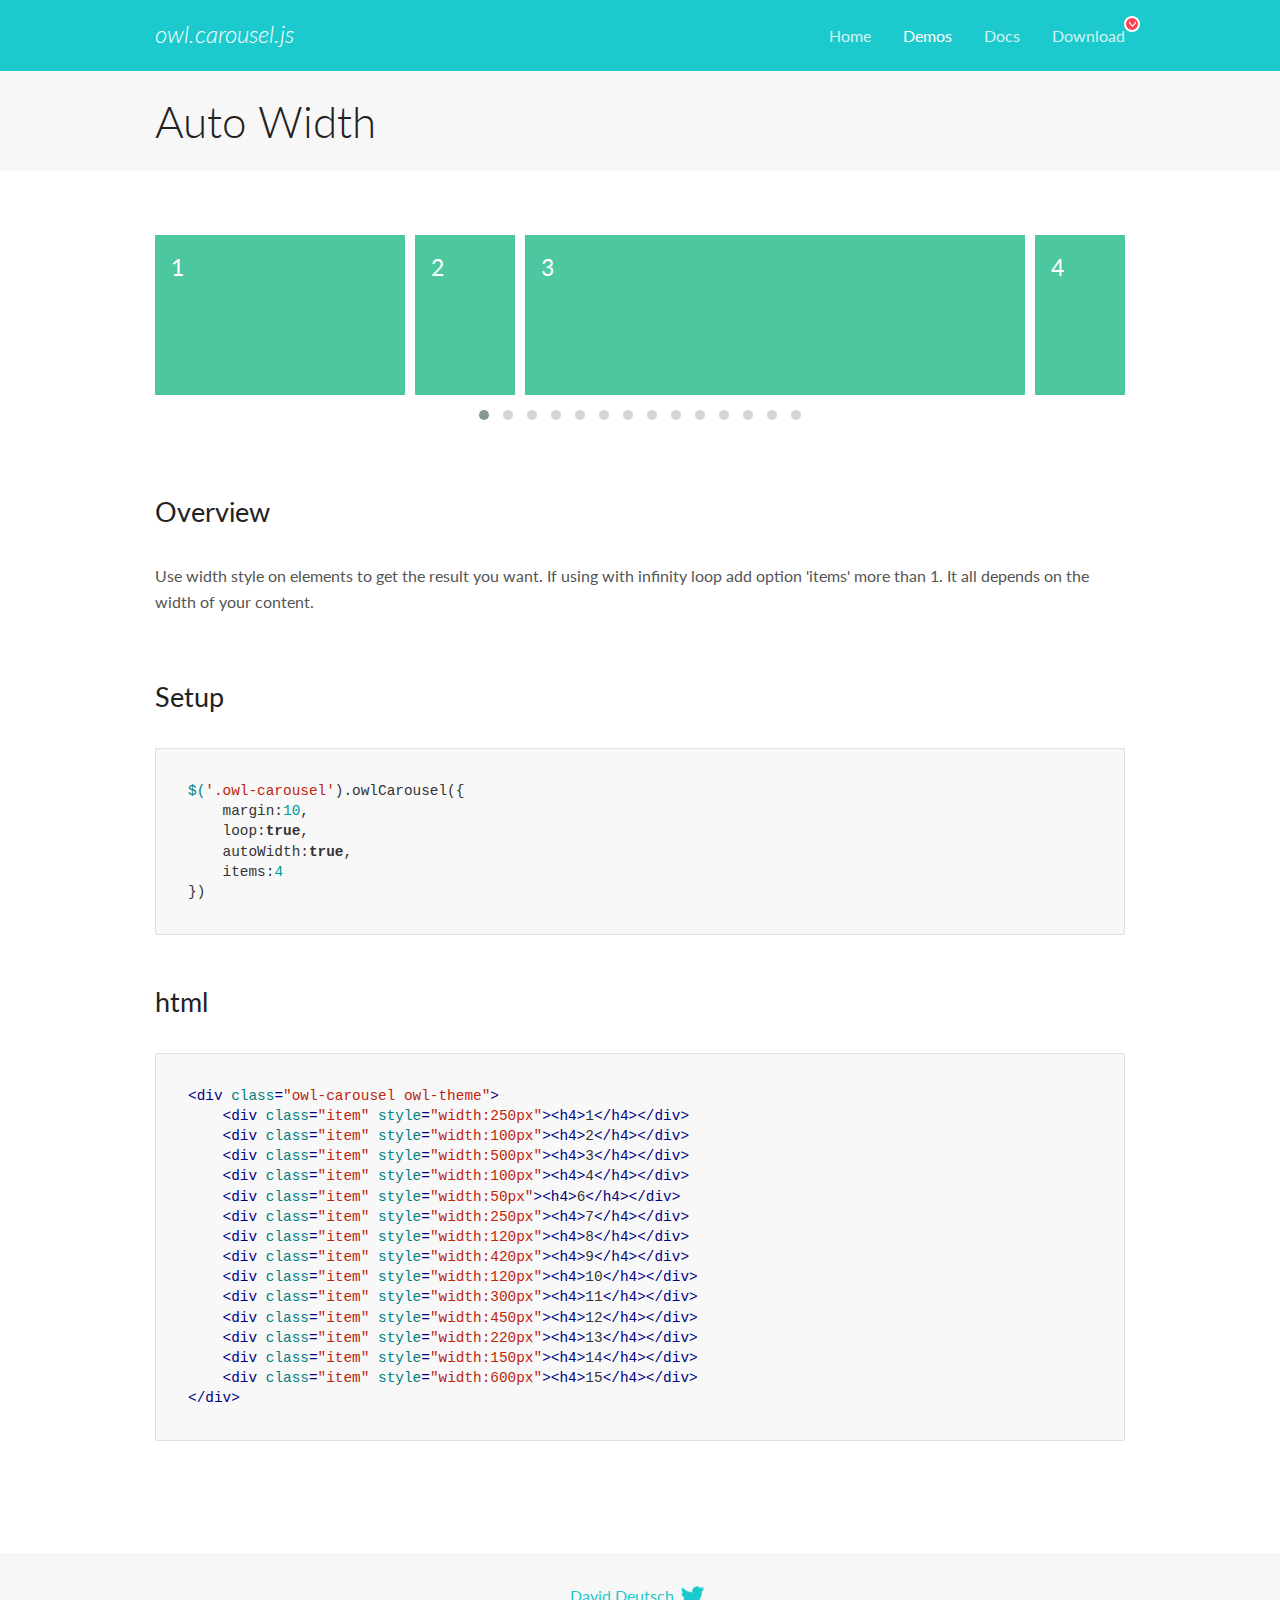
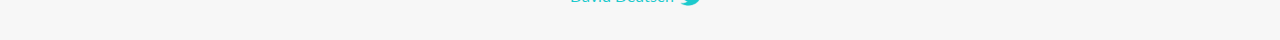
<file: plugins/OwlCarousel2-2.3.4/docs/demos/autowidth.html>
<!DOCTYPE html>
<html lang="en">
  <head>

    <!-- head -->
    <meta charset="utf-8">
    <meta name="msapplication-tap-highlight" content="no" />
    <meta name="viewport" content="width=device-width, initial-scale=1.0" />
    <meta name="description" content="Auto Width">
    <meta name="author" content="David Deutsch">
    <title>
      Auto Width Demo | Owl Carousel | 2.3.4
    </title>

    <!-- Stylesheets -->
    <link href='https://fonts.googleapis.com/css?family=Lato:300,400,700,400italic,300italic' rel='stylesheet' type='text/css'>
    <link rel="stylesheet" href="../assets/css/docs.theme.min.css">

    <!-- Owl Stylesheets -->
    <link rel="stylesheet" href="../assets/owlcarousel/assets/owl.carousel.min.css">
    <link rel="stylesheet" href="../assets/owlcarousel/assets/owl.theme.default.min.css">

    <!-- HTML5 shim and Respond.js IE8 support of HTML5 elements and media queries -->

    <!--[if lt IE 9]>
      <script src="https://oss.maxcdn.com/libs/html5shiv/3.7.0/html5shiv.js"></script>
      <script src="https://oss.maxcdn.com/libs/respond.js/1.3.0/respond.min.js"></script>
    <![endif]-->

    <!-- Favicons -->
    <link rel="apple-touch-icon-precomposed" sizes="144x144" href="../assets/ico/apple-touch-icon-144-precomposed.png">
    <link rel="shortcut icon" href="../assets/ico/favicon.png">
    <link rel="shortcut icon" href="favicon.ico">

    <!-- Yeah i know js should not be in header. Its required for demos.-->

    <!-- javascript -->
    <script src="../assets/vendors/jquery.min.js"></script>
    <script src="../assets/owlcarousel/owl.carousel.js"></script>
  </head>
  <body>

    <!-- header -->
    <header class="header">
      <div class="row">
        <div class="large-12 columns">
          <div class="brand left">
            <h3>
              <a href="/OwlCarousel2/">owl.carousel.js</a> 
            </h3>
          </div>
          <a id="toggle-nav" class="right">
            <span></span> <span></span> <span></span> 
          </a> 
          <div class="nav-bar">
            <ul class="clearfix">
              <li> <a href="/OwlCarousel2/index.html">Home</a>  </li>
              <li class="active">
                <a href="/OwlCarousel2/demos/demos.html">Demos</a> 
              </li>
              <li> <a href="/OwlCarousel2/docs/started-welcome.html">Docs</a>  </li>
              <li>
                <a href="https://github.com/OwlCarousel2/OwlCarousel2/archive/2.3.4.zip">Download</a> 
                <span class="download"></span> 
              </li>
            </ul>
          </div>
        </div>
      </div>
    </header>

    <!-- title -->
    <section class="title">
      <div class="row">
        <div class="large-12 columns">
          <h1>Auto Width</h1>
        </div>
      </div>
    </section>

    <!--  Demos -->
    <section id="demos">
      <div class="row">
        <div class="large-12 columns">
          <div class="owl-carousel owl-theme">
            <div class="item" style="width:250px">
              <h4>1</h4>
            </div>
            <div class="item" style="width:100px">
              <h4>2</h4>
            </div>
            <div class="item" style="width:500px">
              <h4>3</h4>
            </div>
            <div class="item" style="width:100px">
              <h4>4</h4>
            </div>
            <div class="item" style="width:50px">
              <h4>6</h4>
            </div>
            <div class="item" style="width:250px">
              <h4>7</h4>
            </div>
            <div class="item" style="width:120px">
              <h4>8</h4>
            </div>
            <div class="item" style="width:420px">
              <h4>9</h4>
            </div>
            <div class="item" style="width:120px">
              <h4>10</h4>
            </div>
            <div class="item" style="width:300px">
              <h4>11</h4>
            </div>
            <div class="item" style="width:450px">
              <h4>12</h4>
            </div>
            <div class="item" style="width:220px">
              <h4>13</h4>
            </div>
            <div class="item" style="width:150px">
              <h4>14</h4>
            </div>
            <div class="item" style="width:600px">
              <h4>15</h4>
            </div>
          </div>
          <h3 id="overview">Overview</h3>
          <p>Use width style on elements to get the result you want. If using with infinity loop add option &#39;items&#39; more than 1. It all depends on the width of your content.</p>
          <h3 id="setup">Setup</h3>
          <pre><code>$(&#39;.owl-carousel&#39;).owlCarousel({
    margin:10,
    loop:true,
    autoWidth:true,
    items:4
})</code></pre>
          <h3 id="html">html</h3>
          <pre><code>&lt;div class=&quot;owl-carousel owl-theme&quot;&gt;
    &lt;div class=&quot;item&quot; style=&quot;width:250px&quot;&gt;&lt;h4&gt;1&lt;/h4&gt;&lt;/div&gt;
    &lt;div class=&quot;item&quot; style=&quot;width:100px&quot;&gt;&lt;h4&gt;2&lt;/h4&gt;&lt;/div&gt;
    &lt;div class=&quot;item&quot; style=&quot;width:500px&quot;&gt;&lt;h4&gt;3&lt;/h4&gt;&lt;/div&gt;
    &lt;div class=&quot;item&quot; style=&quot;width:100px&quot;&gt;&lt;h4&gt;4&lt;/h4&gt;&lt;/div&gt;
    &lt;div class=&quot;item&quot; style=&quot;width:50px&quot;&gt;&lt;h4&gt;6&lt;/h4&gt;&lt;/div&gt;
    &lt;div class=&quot;item&quot; style=&quot;width:250px&quot;&gt;&lt;h4&gt;7&lt;/h4&gt;&lt;/div&gt;
    &lt;div class=&quot;item&quot; style=&quot;width:120px&quot;&gt;&lt;h4&gt;8&lt;/h4&gt;&lt;/div&gt;
    &lt;div class=&quot;item&quot; style=&quot;width:420px&quot;&gt;&lt;h4&gt;9&lt;/h4&gt;&lt;/div&gt;
    &lt;div class=&quot;item&quot; style=&quot;width:120px&quot;&gt;&lt;h4&gt;10&lt;/h4&gt;&lt;/div&gt;
    &lt;div class=&quot;item&quot; style=&quot;width:300px&quot;&gt;&lt;h4&gt;11&lt;/h4&gt;&lt;/div&gt;
    &lt;div class=&quot;item&quot; style=&quot;width:450px&quot;&gt;&lt;h4&gt;12&lt;/h4&gt;&lt;/div&gt;
    &lt;div class=&quot;item&quot; style=&quot;width:220px&quot;&gt;&lt;h4&gt;13&lt;/h4&gt;&lt;/div&gt;
    &lt;div class=&quot;item&quot; style=&quot;width:150px&quot;&gt;&lt;h4&gt;14&lt;/h4&gt;&lt;/div&gt;
    &lt;div class=&quot;item&quot; style=&quot;width:600px&quot;&gt;&lt;h4&gt;15&lt;/h4&gt;&lt;/div&gt;
&lt;/div&gt;</code></pre>
          <script>
            $(document).ready(function() {
              $('.owl-carousel').owlCarousel({
                margin: 10,
                loop: true,
                autoWidth: true,
                items: 4
              })
            })
          </script>
        </div>
      </div>
    </section>

    <!-- footer -->
    <footer class="footer">
      <div class="row">
        <div class="large-12 columns">
          <h5>
            <a href="/OwlCarousel2/docs/support-contact.html">David Deutsch</a> 
            <a id="custom-tweet-button" href="https://twitter.com/share?url=https://github.com/OwlCarousel2/OwlCarousel2&text=Owl Carousel - This is so awesome! " target="_blank"></a> 
          </h5>
        </div>
      </div>
    </footer>

    <!-- vendors -->
    <script src="../assets/vendors/highlight.js"></script>
    <script src="../assets/js/app.js"></script>
  </body>
</html>
</file>
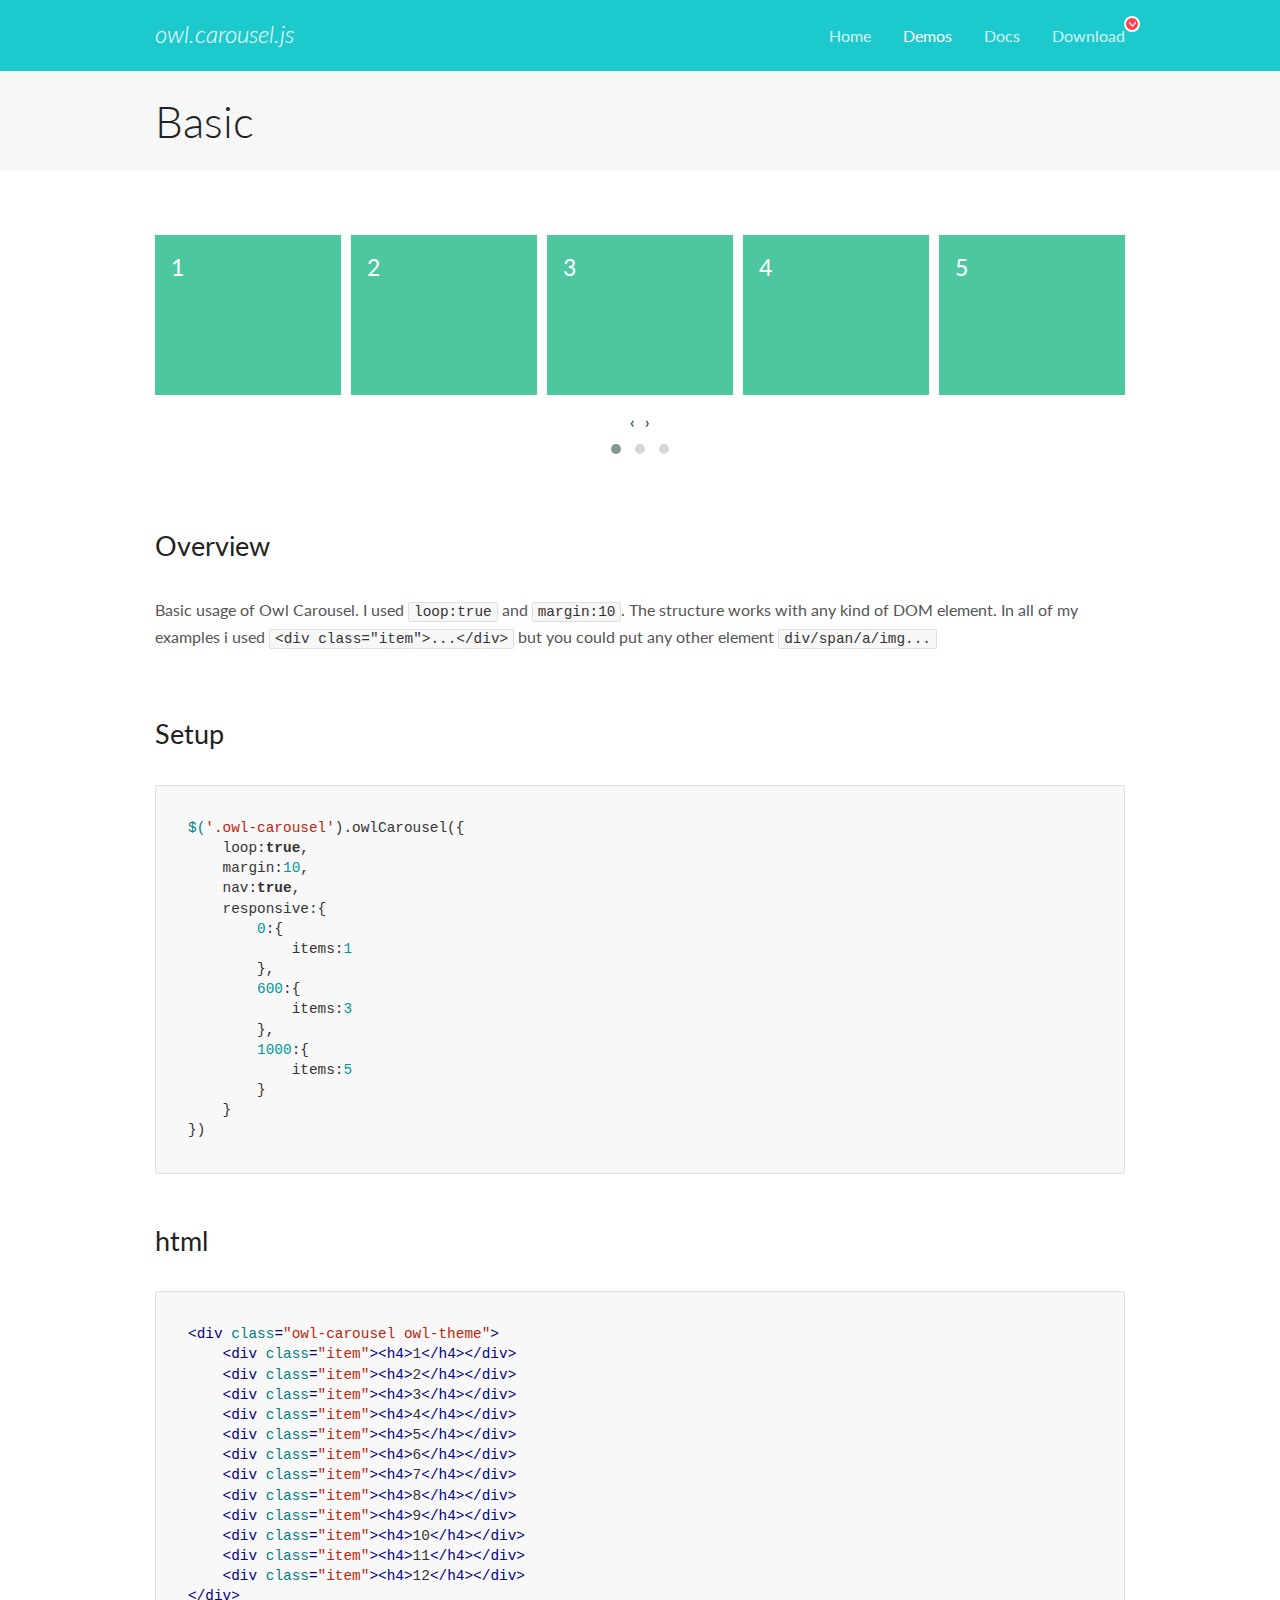
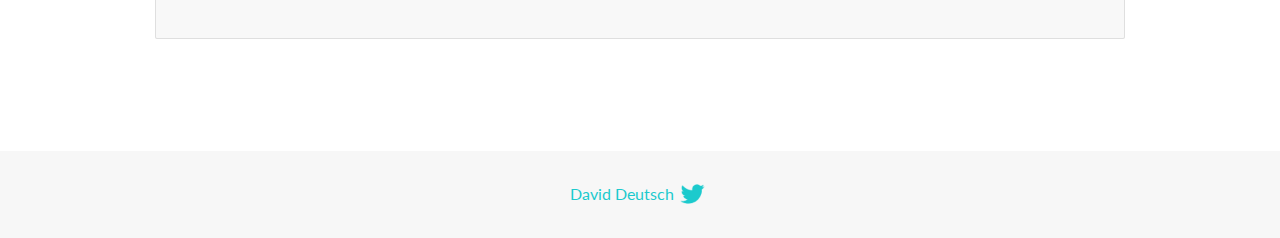
<file: plugins/OwlCarousel2-2.3.4/docs/demos/basic.html>
<!DOCTYPE html>
<html lang="en">
  <head>

    <!-- head -->
    <meta charset="utf-8">
    <meta name="msapplication-tap-highlight" content="no" />
    <meta name="viewport" content="width=device-width, initial-scale=1.0" />
    <meta name="description" content="Basic usage demo">
    <meta name="author" content="David Deutsch">
    <title>
      Basic Demo | Owl Carousel | 2.3.4
    </title>

    <!-- Stylesheets -->
    <link href='https://fonts.googleapis.com/css?family=Lato:300,400,700,400italic,300italic' rel='stylesheet' type='text/css'>
    <link rel="stylesheet" href="../assets/css/docs.theme.min.css">

    <!-- Owl Stylesheets -->
    <link rel="stylesheet" href="../assets/owlcarousel/assets/owl.carousel.min.css">
    <link rel="stylesheet" href="../assets/owlcarousel/assets/owl.theme.default.min.css">

    <!-- HTML5 shim and Respond.js IE8 support of HTML5 elements and media queries -->

    <!--[if lt IE 9]>
      <script src="https://oss.maxcdn.com/libs/html5shiv/3.7.0/html5shiv.js"></script>
      <script src="https://oss.maxcdn.com/libs/respond.js/1.3.0/respond.min.js"></script>
    <![endif]-->

    <!-- Favicons -->
    <link rel="apple-touch-icon-precomposed" sizes="144x144" href="../assets/ico/apple-touch-icon-144-precomposed.png">
    <link rel="shortcut icon" href="../assets/ico/favicon.png">
    <link rel="shortcut icon" href="favicon.ico">

    <!-- Yeah i know js should not be in header. Its required for demos.-->

    <!-- javascript -->
    <script src="../assets/vendors/jquery.min.js"></script>
    <script src="../assets/owlcarousel/owl.carousel.js"></script>
  </head>
  <body>

    <!-- header -->
    <header class="header">
      <div class="row">
        <div class="large-12 columns">
          <div class="brand left">
            <h3>
              <a href="/OwlCarousel2/">owl.carousel.js</a> 
            </h3>
          </div>
          <a id="toggle-nav" class="right">
            <span></span> <span></span> <span></span> 
          </a> 
          <div class="nav-bar">
            <ul class="clearfix">
              <li> <a href="/OwlCarousel2/index.html">Home</a>  </li>
              <li class="active">
                <a href="/OwlCarousel2/demos/demos.html">Demos</a> 
              </li>
              <li> <a href="/OwlCarousel2/docs/started-welcome.html">Docs</a>  </li>
              <li>
                <a href="https://github.com/OwlCarousel2/OwlCarousel2/archive/2.3.4.zip">Download</a> 
                <span class="download"></span> 
              </li>
            </ul>
          </div>
        </div>
      </div>
    </header>

    <!-- title -->
    <section class="title">
      <div class="row">
        <div class="large-12 columns">
          <h1>Basic</h1>
        </div>
      </div>
    </section>

    <!--  Demos -->
    <section id="demos">
      <div class="row">
        <div class="large-12 columns">
          <div class="owl-carousel owl-theme">
            <div class="item">
              <h4>1</h4>
            </div>
            <div class="item">
              <h4>2</h4>
            </div>
            <div class="item">
              <h4>3</h4>
            </div>
            <div class="item">
              <h4>4</h4>
            </div>
            <div class="item">
              <h4>5</h4>
            </div>
            <div class="item">
              <h4>6</h4>
            </div>
            <div class="item">
              <h4>7</h4>
            </div>
            <div class="item">
              <h4>8</h4>
            </div>
            <div class="item">
              <h4>9</h4>
            </div>
            <div class="item">
              <h4>10</h4>
            </div>
            <div class="item">
              <h4>11</h4>
            </div>
            <div class="item">
              <h4>12</h4>
            </div>
          </div>
          <h3 id="overview">Overview</h3>
          <p>Basic usage of Owl Carousel. I used <code>loop:true</code> and <code>margin:10</code>. The structure works with any kind of DOM element. In all of my examples i used <code>&lt;div class=&quot;item&quot;&gt;...&lt;/div&gt;</code> but you could
            put any other element <code>div/span/a/img...</code></p>
          <h3 id="setup">Setup</h3>
          <pre><code>$(&#39;.owl-carousel&#39;).owlCarousel({
    loop:true,
    margin:10,
    nav:true,
    responsive:{
        0:{
            items:1
        },
        600:{
            items:3
        },
        1000:{
            items:5
        }
    }
})</code></pre>
          <h3 id="html">html</h3>
          <pre><code>&lt;div class=&quot;owl-carousel owl-theme&quot;&gt;
    &lt;div class=&quot;item&quot;&gt;&lt;h4&gt;1&lt;/h4&gt;&lt;/div&gt;
    &lt;div class=&quot;item&quot;&gt;&lt;h4&gt;2&lt;/h4&gt;&lt;/div&gt;
    &lt;div class=&quot;item&quot;&gt;&lt;h4&gt;3&lt;/h4&gt;&lt;/div&gt;
    &lt;div class=&quot;item&quot;&gt;&lt;h4&gt;4&lt;/h4&gt;&lt;/div&gt;
    &lt;div class=&quot;item&quot;&gt;&lt;h4&gt;5&lt;/h4&gt;&lt;/div&gt;
    &lt;div class=&quot;item&quot;&gt;&lt;h4&gt;6&lt;/h4&gt;&lt;/div&gt;
    &lt;div class=&quot;item&quot;&gt;&lt;h4&gt;7&lt;/h4&gt;&lt;/div&gt;
    &lt;div class=&quot;item&quot;&gt;&lt;h4&gt;8&lt;/h4&gt;&lt;/div&gt;
    &lt;div class=&quot;item&quot;&gt;&lt;h4&gt;9&lt;/h4&gt;&lt;/div&gt;
    &lt;div class=&quot;item&quot;&gt;&lt;h4&gt;10&lt;/h4&gt;&lt;/div&gt;
    &lt;div class=&quot;item&quot;&gt;&lt;h4&gt;11&lt;/h4&gt;&lt;/div&gt;
    &lt;div class=&quot;item&quot;&gt;&lt;h4&gt;12&lt;/h4&gt;&lt;/div&gt;
&lt;/div&gt;</code></pre>
          <script>
            $(document).ready(function() {
              var owl = $('.owl-carousel');
              owl.owlCarousel({
                margin: 10,
                nav: true,
                loop: true,
                responsive: {
                  0: {
                    items: 1
                  },
                  600: {
                    items: 3
                  },
                  1000: {
                    items: 5
                  }
                }
              })
            })
          </script>
        </div>
      </div>
    </section>

    <!-- footer -->
    <footer class="footer">
      <div class="row">
        <div class="large-12 columns">
          <h5>
            <a href="/OwlCarousel2/docs/support-contact.html">David Deutsch</a> 
            <a id="custom-tweet-button" href="https://twitter.com/share?url=https://github.com/OwlCarousel2/OwlCarousel2&text=Owl Carousel - This is so awesome! " target="_blank"></a> 
          </h5>
        </div>
      </div>
    </footer>

    <!-- vendors -->
    <script src="../assets/vendors/highlight.js"></script>
    <script src="../assets/js/app.js"></script>
  </body>
</html>
</file>
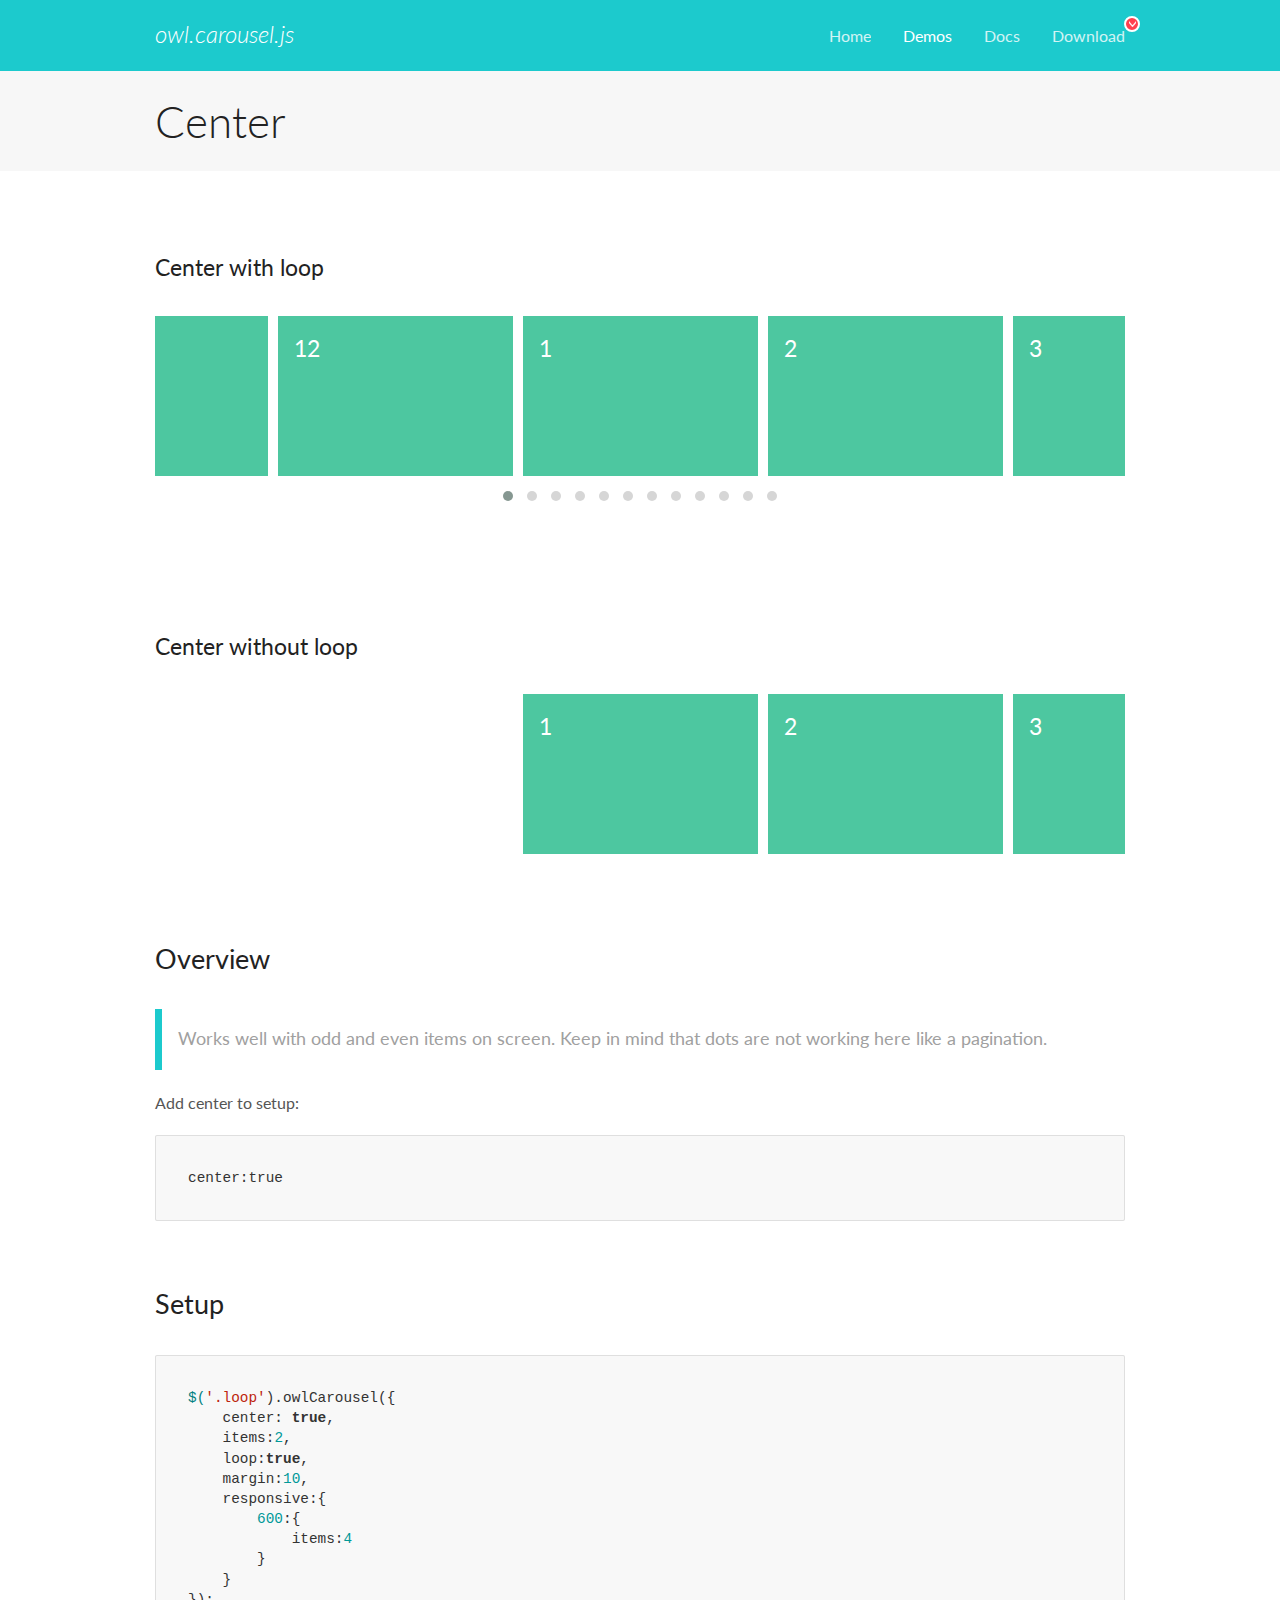
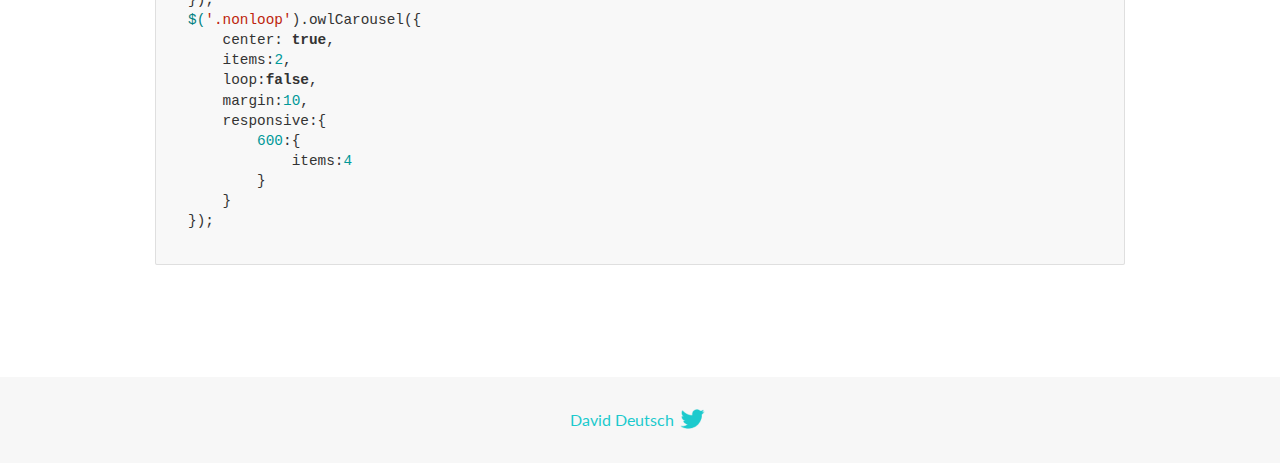
<file: plugins/OwlCarousel2-2.3.4/docs/demos/center.html>
<!DOCTYPE html>
<html lang="en">
  <head>

    <!-- head -->
    <meta charset="utf-8">
    <meta name="msapplication-tap-highlight" content="no" />
    <meta name="viewport" content="width=device-width, initial-scale=1.0" />
    <meta name="description" content="Center carousel">
    <meta name="author" content="David Deutsch">
    <title>
      Center Demo | Owl Carousel | 2.3.4
    </title>

    <!-- Stylesheets -->
    <link href='https://fonts.googleapis.com/css?family=Lato:300,400,700,400italic,300italic' rel='stylesheet' type='text/css'>
    <link rel="stylesheet" href="../assets/css/docs.theme.min.css">

    <!-- Owl Stylesheets -->
    <link rel="stylesheet" href="../assets/owlcarousel/assets/owl.carousel.min.css">
    <link rel="stylesheet" href="../assets/owlcarousel/assets/owl.theme.default.min.css">

    <!-- HTML5 shim and Respond.js IE8 support of HTML5 elements and media queries -->

    <!--[if lt IE 9]>
      <script src="https://oss.maxcdn.com/libs/html5shiv/3.7.0/html5shiv.js"></script>
      <script src="https://oss.maxcdn.com/libs/respond.js/1.3.0/respond.min.js"></script>
    <![endif]-->

    <!-- Favicons -->
    <link rel="apple-touch-icon-precomposed" sizes="144x144" href="../assets/ico/apple-touch-icon-144-precomposed.png">
    <link rel="shortcut icon" href="../assets/ico/favicon.png">
    <link rel="shortcut icon" href="favicon.ico">

    <!-- Yeah i know js should not be in header. Its required for demos.-->

    <!-- javascript -->
    <script src="../assets/vendors/jquery.min.js"></script>
    <script src="../assets/owlcarousel/owl.carousel.js"></script>
  </head>
  <body>

    <!-- header -->
    <header class="header">
      <div class="row">
        <div class="large-12 columns">
          <div class="brand left">
            <h3>
              <a href="/OwlCarousel2/">owl.carousel.js</a> 
            </h3>
          </div>
          <a id="toggle-nav" class="right">
            <span></span> <span></span> <span></span> 
          </a> 
          <div class="nav-bar">
            <ul class="clearfix">
              <li> <a href="/OwlCarousel2/index.html">Home</a>  </li>
              <li class="active">
                <a href="/OwlCarousel2/demos/demos.html">Demos</a> 
              </li>
              <li> <a href="/OwlCarousel2/docs/started-welcome.html">Docs</a>  </li>
              <li>
                <a href="https://github.com/OwlCarousel2/OwlCarousel2/archive/2.3.4.zip">Download</a> 
                <span class="download"></span> 
              </li>
            </ul>
          </div>
        </div>
      </div>
    </header>

    <!-- title -->
    <section class="title">
      <div class="row">
        <div class="large-12 columns">
          <h1>Center</h1>
        </div>
      </div>
    </section>

    <!--  Demos -->
    <section id="demos">
      <div class="row">
        <div class="large-12 columns">
          <h4 id="center-with-loop">Center with loop</h4>
          <div class="loop owl-carousel owl-theme">
            <div class="item">
              <h4>1</h4>
            </div>
            <div class="item">
              <h4>2</h4>
            </div>
            <div class="item">
              <h4>3</h4>
            </div>
            <div class="item">
              <h4>4</h4>
            </div>
            <div class="item">
              <h4>5</h4>
            </div>
            <div class="item">
              <h4>6</h4>
            </div>
            <div class="item">
              <h4>7</h4>
            </div>
            <div class="item">
              <h4>8</h4>
            </div>
            <div class="item">
              <h4>9</h4>
            </div>
            <div class="item">
              <h4>10</h4>
            </div>
            <div class="item">
              <h4>11</h4>
            </div>
            <div class="item">
              <h4>12</h4>
            </div>
          </div>
          <br>
          <h4 id="center-without-loop">Center without loop</h4>
          <div class="nonloop owl-carousel">
            <div class="item">
              <h4>1</h4>
            </div>
            <div class="item">
              <h4>2</h4>
            </div>
            <div class="item">
              <h4>3</h4>
            </div>
            <div class="item">
              <h4>4</h4>
            </div>
            <div class="item">
              <h4>5</h4>
            </div>
            <div class="item">
              <h4>6</h4>
            </div>
            <div class="item">
              <h4>7</h4>
            </div>
            <div class="item">
              <h4>8</h4>
            </div>
            <div class="item">
              <h4>9</h4>
            </div>
            <div class="item">
              <h4>10</h4>
            </div>
            <div class="item">
              <h4>11</h4>
            </div>
            <div class="item">
              <h4>12</h4>
            </div>
          </div>
          <h3 id="overview">Overview</h3>
          <blockquote>
            <p>Works well with odd and even items on screen. Keep in mind that dots are not working here like a pagination.</p>
          </blockquote>
          <p>Add center to setup:</p>
          <pre><code>center:true</code></pre>
          <h3 id="setup">Setup</h3>
          <pre><code>$(&#39;.loop&#39;).owlCarousel({
    center: true,
    items:2,
    loop:true,
    margin:10,
    responsive:{
        600:{
            items:4
        }
    }
});
$(&#39;.nonloop&#39;).owlCarousel({
    center: true,
    items:2,
    loop:false,
    margin:10,
    responsive:{
        600:{
            items:4
        }
    }
});</code></pre>
          <script>
            jQuery(document).ready(function($) {
              $('.loop').owlCarousel({
                center: true,
                items: 2,
                loop: true,
                margin: 10,
                responsive: {
                  600: {
                    items: 4
                  }
                }
              });
              $('.nonloop').owlCarousel({
                center: true,
                items: 2,
                loop: false,
                margin: 10,
                responsive: {
                  600: {
                    items: 4
                  }
                }
              });
            });
          </script>
        </div>
      </div>
    </section>

    <!-- footer -->
    <footer class="footer">
      <div class="row">
        <div class="large-12 columns">
          <h5>
            <a href="/OwlCarousel2/docs/support-contact.html">David Deutsch</a> 
            <a id="custom-tweet-button" href="https://twitter.com/share?url=https://github.com/OwlCarousel2/OwlCarousel2&text=Owl Carousel - This is so awesome! " target="_blank"></a> 
          </h5>
        </div>
      </div>
    </footer>

    <!-- vendors -->
    <script src="../assets/vendors/highlight.js"></script>
    <script src="../assets/js/app.js"></script>
  </body>
</html>
</file>
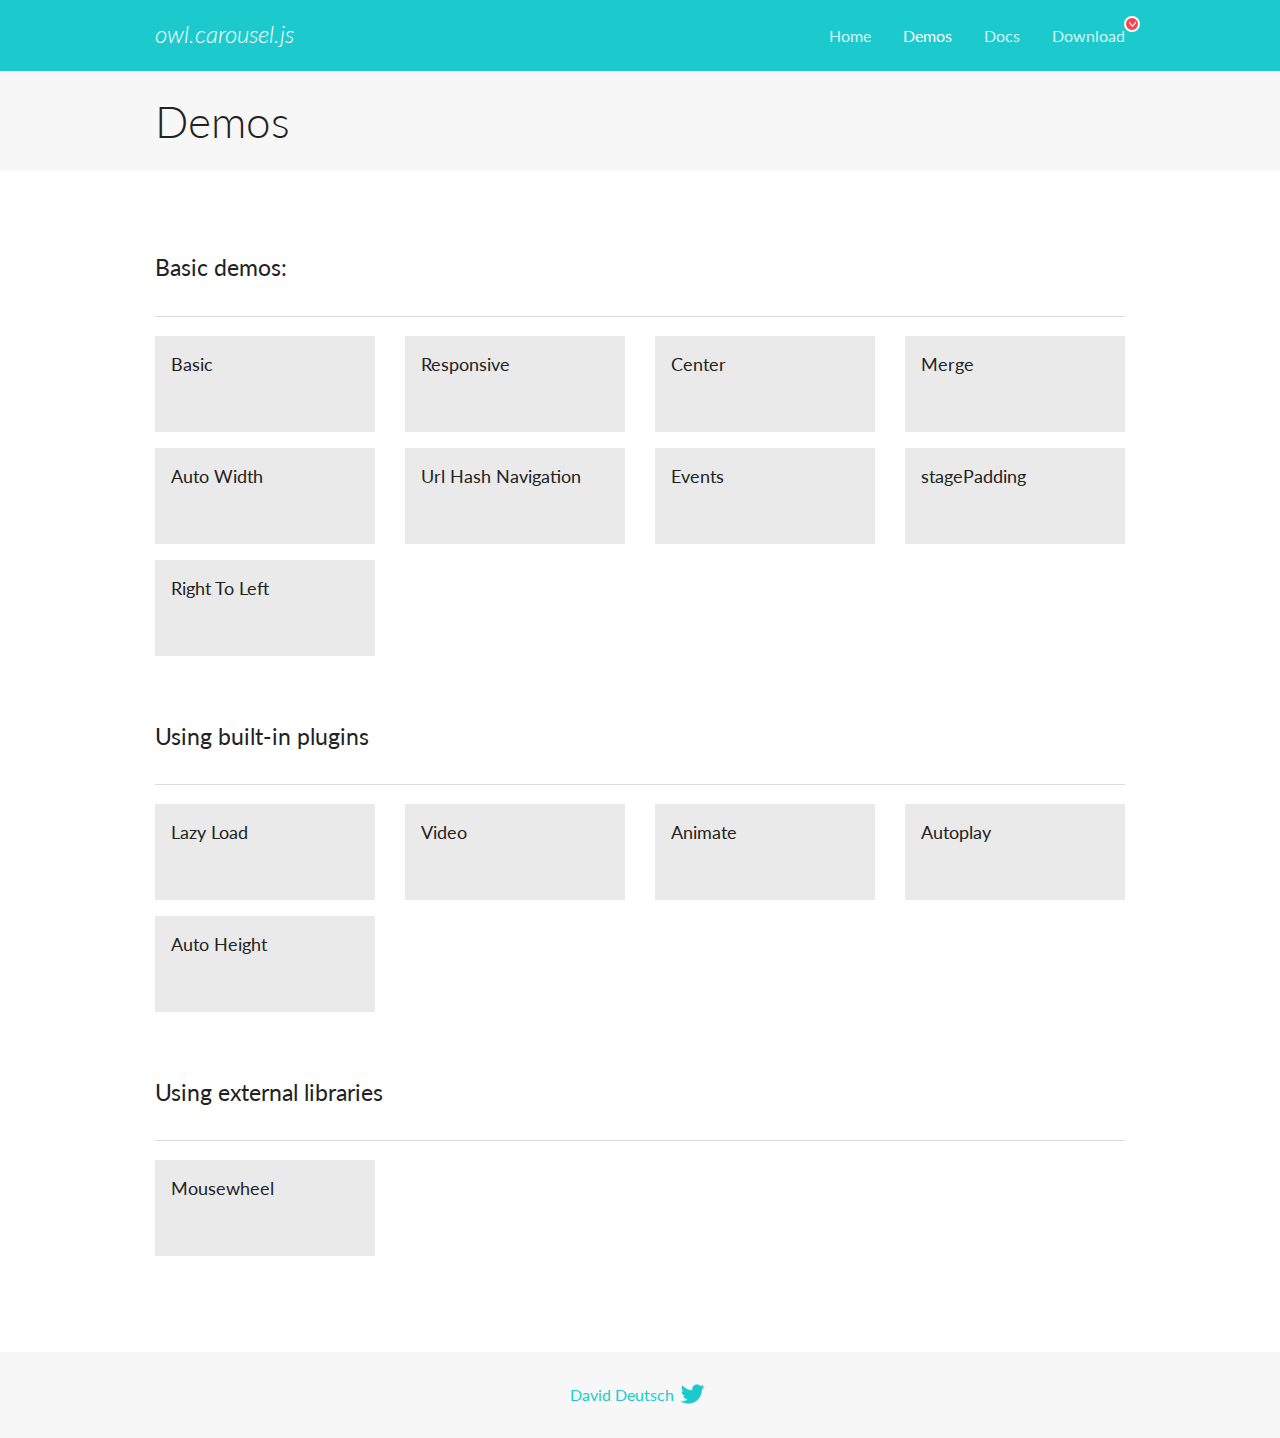
<file: plugins/OwlCarousel2-2.3.4/docs/demos/demos.html>
<!DOCTYPE html>
<html lang="en">
  <head>

    <!-- head -->
    <meta charset="utf-8">
    <meta name="msapplication-tap-highlight" content="no" />
    <meta name="viewport" content="width=device-width, initial-scale=1.0" />
    <meta name="description" content="A list of Owl Carousel examples.">
    <meta name="author" content="David Deutsch">
    <title>
      Demos | Owl Carousel | 2.3.4
    </title>

    <!-- Stylesheets -->
    <link href='https://fonts.googleapis.com/css?family=Lato:300,400,700,400italic,300italic' rel='stylesheet' type='text/css'>
    <link rel="stylesheet" href="../assets/css/docs.theme.min.css">

    <!-- Owl Stylesheets -->
    <link rel="stylesheet" href="../assets/owlcarousel/assets/owl.carousel.min.css">
    <link rel="stylesheet" href="../assets/owlcarousel/assets/owl.theme.default.min.css">

    <!-- HTML5 shim and Respond.js IE8 support of HTML5 elements and media queries -->

    <!--[if lt IE 9]>
      <script src="https://oss.maxcdn.com/libs/html5shiv/3.7.0/html5shiv.js"></script>
      <script src="https://oss.maxcdn.com/libs/respond.js/1.3.0/respond.min.js"></script>
    <![endif]-->

    <!-- Favicons -->
    <link rel="apple-touch-icon-precomposed" sizes="144x144" href="../assets/ico/apple-touch-icon-144-precomposed.png">
    <link rel="shortcut icon" href="../assets/ico/favicon.png">
    <link rel="shortcut icon" href="favicon.ico">

    <!-- Yeah i know js should not be in header. Its required for demos.-->

    <!-- javascript -->
    <script src="../assets/vendors/jquery.min.js"></script>
    <script src="../assets/owlcarousel/owl.carousel.js"></script>
  </head>
  <body>

    <!-- header -->
    <header class="header">
      <div class="row">
        <div class="large-12 columns">
          <div class="brand left">
            <h3>
              <a href="/OwlCarousel2/">owl.carousel.js</a> 
            </h3>
          </div>
          <a id="toggle-nav" class="right">
            <span></span> <span></span> <span></span> 
          </a> 
          <div class="nav-bar">
            <ul class="clearfix">
              <li> <a href="/OwlCarousel2/index.html">Home</a>  </li>
              <li class="active">
                <a href="/OwlCarousel2/demos/demos.html">Demos</a> 
              </li>
              <li> <a href="/OwlCarousel2/docs/started-welcome.html">Docs</a>  </li>
              <li>
                <a href="https://github.com/OwlCarousel2/OwlCarousel2/archive/2.3.4.zip">Download</a> 
                <span class="download"></span> 
              </li>
            </ul>
          </div>
        </div>
      </div>
    </header>

    <!-- title -->
    <section class="title">
      <div class="row">
        <div class="large-12 columns">
          <h1>Demos</h1>
        </div>
      </div>
    </section>

    <!--  Demos -->
    <section id="demos">
      <div class="row">
        <div class="large-12 columns">
          <h4 id="basic-demos-">Basic demos:</h4>
          <hr>
          <div class="demo-list">
            <div class="row">
              <div class="small-6 medium-4 large-3 columns">
                <a href="basic.html" class="demo-block">
                  <h5>Basic </h5>
                </a> 
              </div>
              <div class="small-6 medium-4 large-3 columns">
                <a href="responsive.html" class="demo-block">
                  <h5>Responsive </h5>
                </a> 
              </div>
              <div class="small-6 medium-4 large-3 columns">
                <a href="center.html" class="demo-block">
                  <h5>Center </h5>
                </a> 
              </div>
              <div class="small-6 medium-4 large-3 columns">
                <a href="merge.html" class="demo-block">
                  <h5>Merge </h5>
                </a> 
              </div>
              <div class="small-6 medium-4 large-3 columns">
                <a href="autowidth.html" class="demo-block">
                  <h5>Auto Width </h5>
                </a> 
              </div>
              <div class="small-6 medium-4 large-3 columns">
                <a href="urlhashnav.html" class="demo-block">
                  <h5>Url Hash Navigation </h5>
                </a> 
              </div>
              <div class="small-6 medium-4 large-3 columns">
                <a href="events.html" class="demo-block">
                  <h5>Events </h5>
                </a> 
              </div>
              <div class="small-6 medium-4 large-3 columns">
                <a href="stagepadding.html" class="demo-block">
                  <h5>stagePadding </h5>
                </a> 
              </div>
              <div class="small-6 medium-4 large-3 columns">
                <a href="rtl.html" class="demo-block">
                  <h5>Right To Left </h5>
                </a> 
              </div>
            </div>
          </div>
          <h4 id="using-built-in-plugins">Using built-in plugins</h4>
          <hr>
          <div class="demo-list">
            <div class="row">
              <div class="small-6 medium-4 large-3 columns">
                <a href="lazyLoad.html" class="demo-block">
                  <h5>Lazy Load </h5>
                </a> 
              </div>
              <div class="small-6 medium-4 large-3 columns">
                <a href="video.html" class="demo-block">
                  <h5>Video </h5>
                </a> 
              </div>
              <div class="small-6 medium-4 large-3 columns">
                <a href="animate.html" class="demo-block">
                  <h5>Animate </h5>
                </a> 
              </div>
              <div class="small-6 medium-4 large-3 columns">
                <a href="autoplay.html" class="demo-block">
                  <h5>Autoplay </h5>
                </a> 
              </div>
              <div class="small-6 medium-4 large-3 columns">
                <a href="autoheight.html" class="demo-block">
                  <h5>Auto Height </h5>
                </a> 
              </div>
            </div>
          </div>
          <h4 id="using-external-libraries">Using external libraries</h4>
          <hr>
          <div class="demo-list">
            <div class="row">
              <div class="small-6 medium-4 large-3 columns">
                <a href="mousewheel.html" class="demo-block">
                  <h5>Mousewheel </h5>
                </a> 
              </div>
            </div>
          </div>
        </div>
      </div>
    </section>

    <!-- footer -->
    <footer class="footer">
      <div class="row">
        <div class="large-12 columns">
          <h5>
            <a href="/OwlCarousel2/docs/support-contact.html">David Deutsch</a> 
            <a id="custom-tweet-button" href="https://twitter.com/share?url=https://github.com/OwlCarousel2/OwlCarousel2&text=Owl Carousel - This is so awesome! " target="_blank"></a> 
          </h5>
        </div>
      </div>
    </footer>

    <!-- vendors -->
    <script src="../assets/vendors/highlight.js"></script>
    <script src="../assets/js/app.js"></script>
  </body>
</html>
</file>
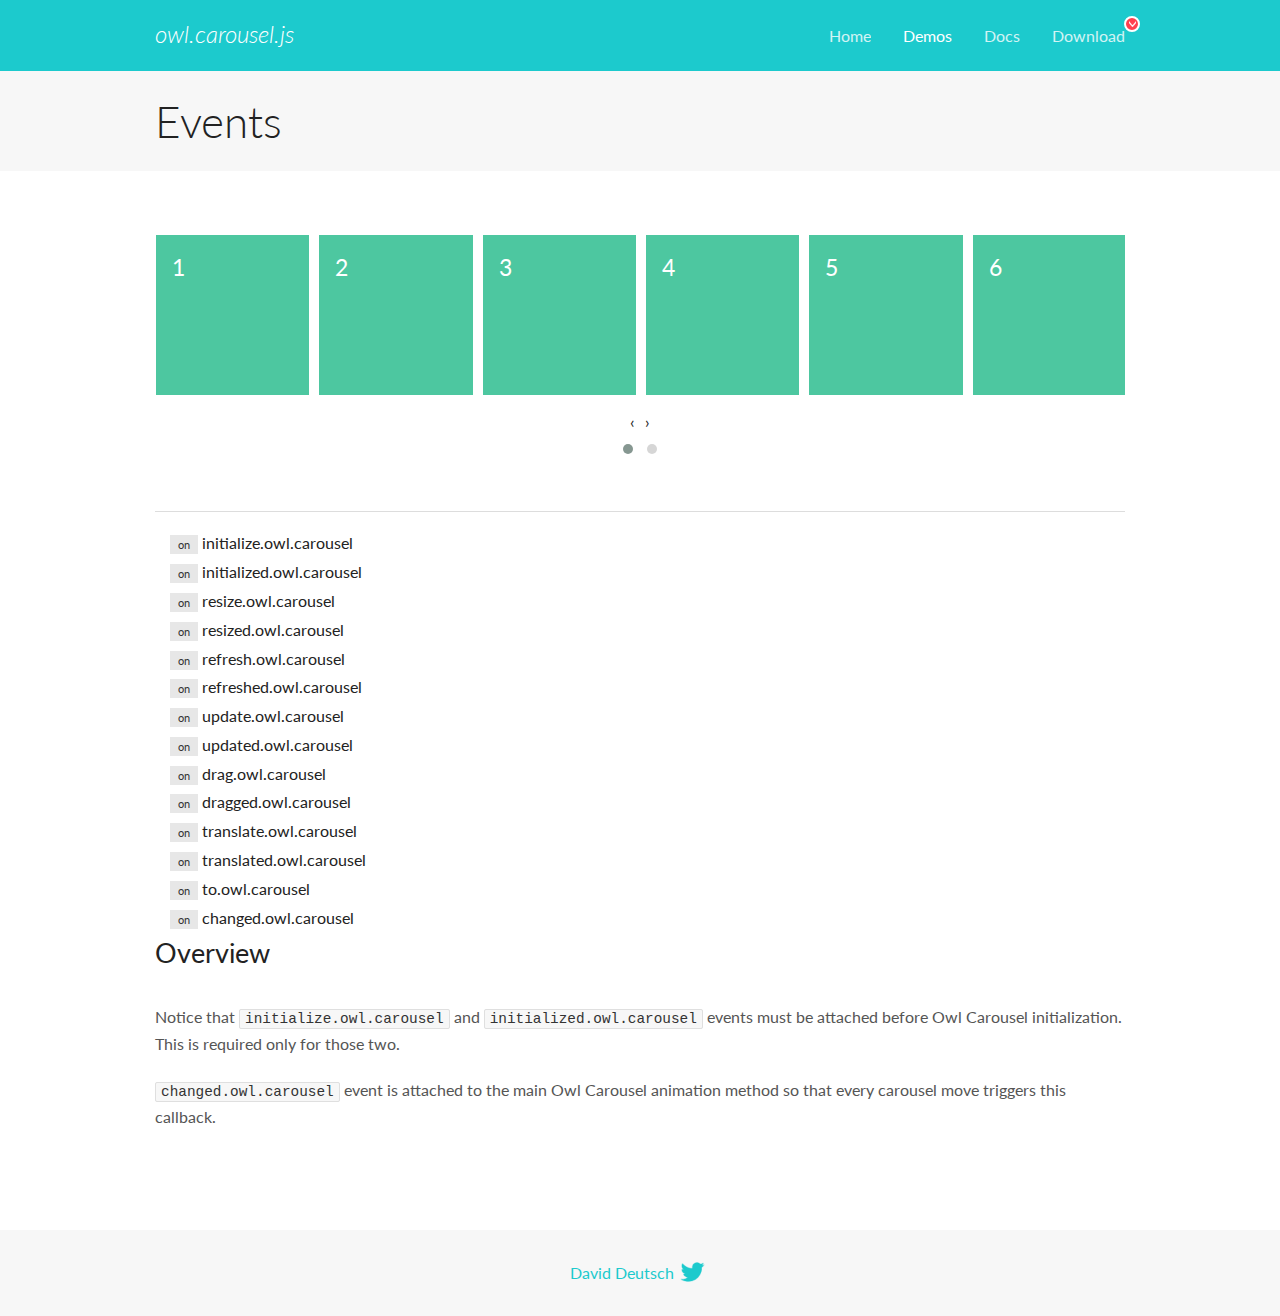
<file: plugins/OwlCarousel2-2.3.4/docs/demos/events.html>
<!DOCTYPE html>
<html lang="en">
  <head>

    <!-- head -->
    <meta charset="utf-8">
    <meta name="msapplication-tap-highlight" content="no" />
    <meta name="viewport" content="width=device-width, initial-scale=1.0" />
    <meta name="description" content="Events usage demo">
    <meta name="author" content="David Deutsch">
    <title>
      Events Demo | Owl Carousel | 2.3.4
    </title>

    <!-- Stylesheets -->
    <link href='https://fonts.googleapis.com/css?family=Lato:300,400,700,400italic,300italic' rel='stylesheet' type='text/css'>
    <link rel="stylesheet" href="../assets/css/docs.theme.min.css">

    <!-- Owl Stylesheets -->
    <link rel="stylesheet" href="../assets/owlcarousel/assets/owl.carousel.min.css">
    <link rel="stylesheet" href="../assets/owlcarousel/assets/owl.theme.default.min.css">

    <!-- HTML5 shim and Respond.js IE8 support of HTML5 elements and media queries -->

    <!--[if lt IE 9]>
      <script src="https://oss.maxcdn.com/libs/html5shiv/3.7.0/html5shiv.js"></script>
      <script src="https://oss.maxcdn.com/libs/respond.js/1.3.0/respond.min.js"></script>
    <![endif]-->

    <!-- Favicons -->
    <link rel="apple-touch-icon-precomposed" sizes="144x144" href="../assets/ico/apple-touch-icon-144-precomposed.png">
    <link rel="shortcut icon" href="../assets/ico/favicon.png">
    <link rel="shortcut icon" href="favicon.ico">

    <!-- Yeah i know js should not be in header. Its required for demos.-->

    <!-- javascript -->
    <script src="../assets/vendors/jquery.min.js"></script>
    <script src="../assets/owlcarousel/owl.carousel.js"></script>
  </head>
  <body>

    <!-- header -->
    <header class="header">
      <div class="row">
        <div class="large-12 columns">
          <div class="brand left">
            <h3>
              <a href="/OwlCarousel2/">owl.carousel.js</a> 
            </h3>
          </div>
          <a id="toggle-nav" class="right">
            <span></span> <span></span> <span></span> 
          </a> 
          <div class="nav-bar">
            <ul class="clearfix">
              <li> <a href="/OwlCarousel2/index.html">Home</a>  </li>
              <li class="active">
                <a href="/OwlCarousel2/demos/demos.html">Demos</a> 
              </li>
              <li> <a href="/OwlCarousel2/docs/started-welcome.html">Docs</a>  </li>
              <li>
                <a href="https://github.com/OwlCarousel2/OwlCarousel2/archive/2.3.4.zip">Download</a> 
                <span class="download"></span> 
              </li>
            </ul>
          </div>
        </div>
      </div>
    </header>

    <!-- title -->
    <section class="title">
      <div class="row">
        <div class="large-12 columns">
          <h1>Events</h1>
        </div>
      </div>
    </section>

    <!--  Demos -->
    <section id="demos">
      <div class="row">
        <div class="large-12 columns">
          <div class="owl-carousel owl-theme">
            <div class="item">
              <h4>1</h4>
            </div>
            <div class="item">
              <h4>2</h4>
            </div>
            <div class="item">
              <h4>3</h4>
            </div>
            <div class="item">
              <h4>4</h4>
            </div>
            <div class="item">
              <h4>5</h4>
            </div>
            <div class="item">
              <h4>6</h4>
            </div>
            <div class="item">
              <h4>7</h4>
            </div>
            <div class="item">
              <h4>8</h4>
            </div>
            <div class="item">
              <h4>9</h4>
            </div>
            <div class="item">
              <h4>10</h4>
            </div>
            <div class="item">
              <h4>11</h4>
            </div>
            <div class="item">
              <h4>12</h4>
            </div>
          </div>
          <hr>
          <div class="large-12 columns callbacks">
            <div><span class="label secondary initialize">on</span>  initialize.owl.carousel </div>
            <div><span class="label secondary initialized">on</span>  initialized.owl.carousel </div>
            <div><span class="label secondary resize">on</span>  resize.owl.carousel </div>
            <div><span class="label secondary resized">on</span>  resized.owl.carousel </div>
            <div><span class="label secondary refresh">on</span>  refresh.owl.carousel </div>
            <div><span class="label secondary refreshed">on</span>  refreshed.owl.carousel </div>
            <div><span class="label secondary update">on</span>  update.owl.carousel </div>
            <div><span class="label secondary updated">on</span>  updated.owl.carousel </div>
            <div><span class="label secondary drag">on</span>  drag.owl.carousel </div>
            <div><span class="label secondary dragged">on</span>  dragged.owl.carousel </div>
            <div><span class="label secondary translate">on</span>  translate.owl.carousel </div>
            <div><span class="label secondary translated">on</span>  translated.owl.carousel </div>
            <div><span class="label secondary to">on</span>  to.owl.carousel </div>
            <div><span class="label secondary changed">on</span>  changed.owl.carousel </div>
          </div>
          <h3 id="overview">Overview</h3>
          <p>Notice that <code>initialize.owl.carousel</code> and <code>initialized.owl.carousel</code> events must be attached before Owl Carousel initialization. This is required only for those two.</p>
          <p><code>changed.owl.carousel</code> event is attached to the main Owl Carousel animation method so that every carousel move triggers this callback.</p>
          <script>
            jQuery(document).ready(function($) {
              var owl = $('.owl-carousel');
              owl.on('initialize.owl.carousel initialized.owl.carousel ' +
                'initialize.owl.carousel initialize.owl.carousel ' +
                'resize.owl.carousel resized.owl.carousel ' +
                'refresh.owl.carousel refreshed.owl.carousel ' +
                'update.owl.carousel updated.owl.carousel ' +
                'drag.owl.carousel dragged.owl.carousel ' +
                'translate.owl.carousel translated.owl.carousel ' +
                'to.owl.carousel changed.owl.carousel',
                function(e) {
                  $('.' + e.type)
                    .removeClass('secondary')
                    .addClass('success');
                  window.setTimeout(function() {
                    $('.' + e.type)
                      .removeClass('success')
                      .addClass('secondary');
                  }, 500);
                });
              owl.owlCarousel({
                loop: true,
                nav: true,
                lazyLoad: true,
                margin: 10,
                video: true,
                responsive: {
                  0: {
                    items: 1
                  },
                  600: {
                    items: 3
                  },
                  960: {
                    items: 5,
                  },
                  1200: {
                    items: 6
                  }
                }
              });
            });
          </script>
        </div>
      </div>
    </section>

    <!-- footer -->
    <footer class="footer">
      <div class="row">
        <div class="large-12 columns">
          <h5>
            <a href="/OwlCarousel2/docs/support-contact.html">David Deutsch</a> 
            <a id="custom-tweet-button" href="https://twitter.com/share?url=https://github.com/OwlCarousel2/OwlCarousel2&text=Owl Carousel - This is so awesome! " target="_blank"></a> 
          </h5>
        </div>
      </div>
    </footer>

    <!-- vendors -->
    <script src="../assets/vendors/highlight.js"></script>
    <script src="../assets/js/app.js"></script>
  </body>
</html>
</file>
